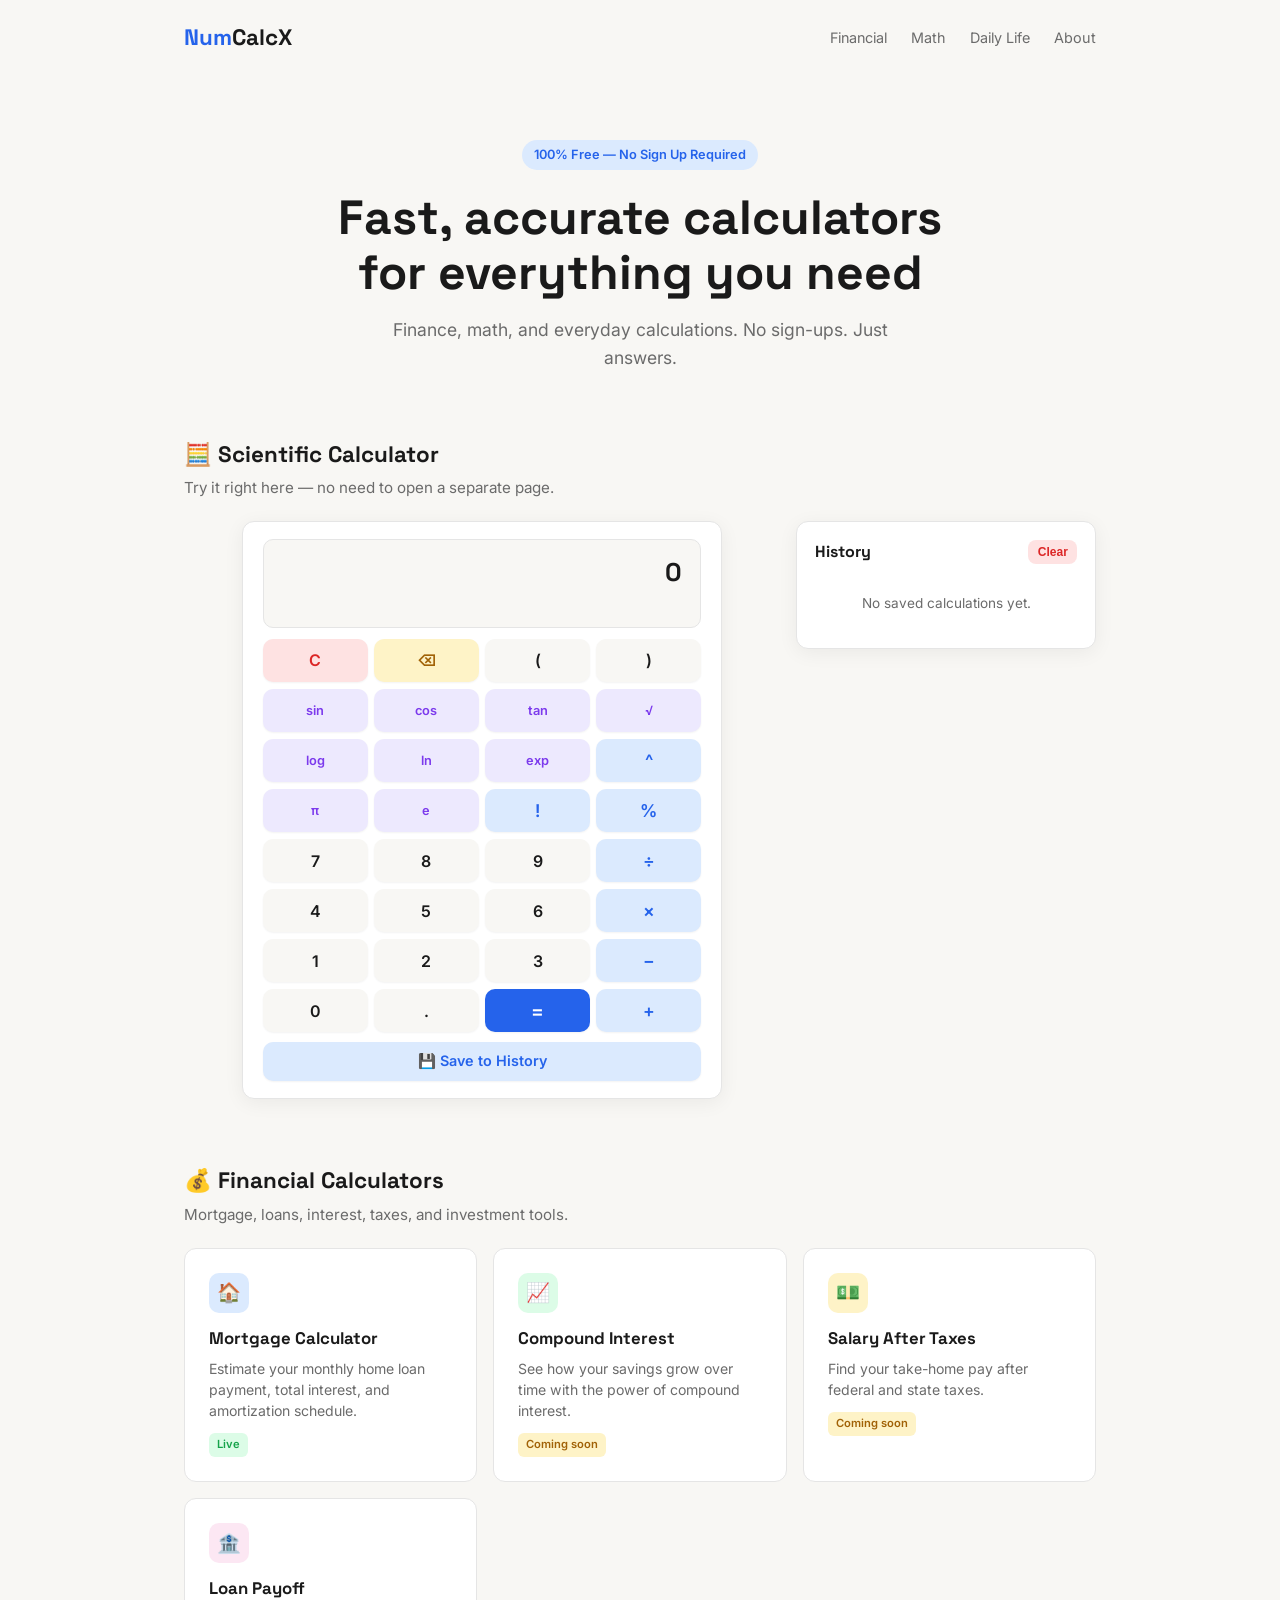
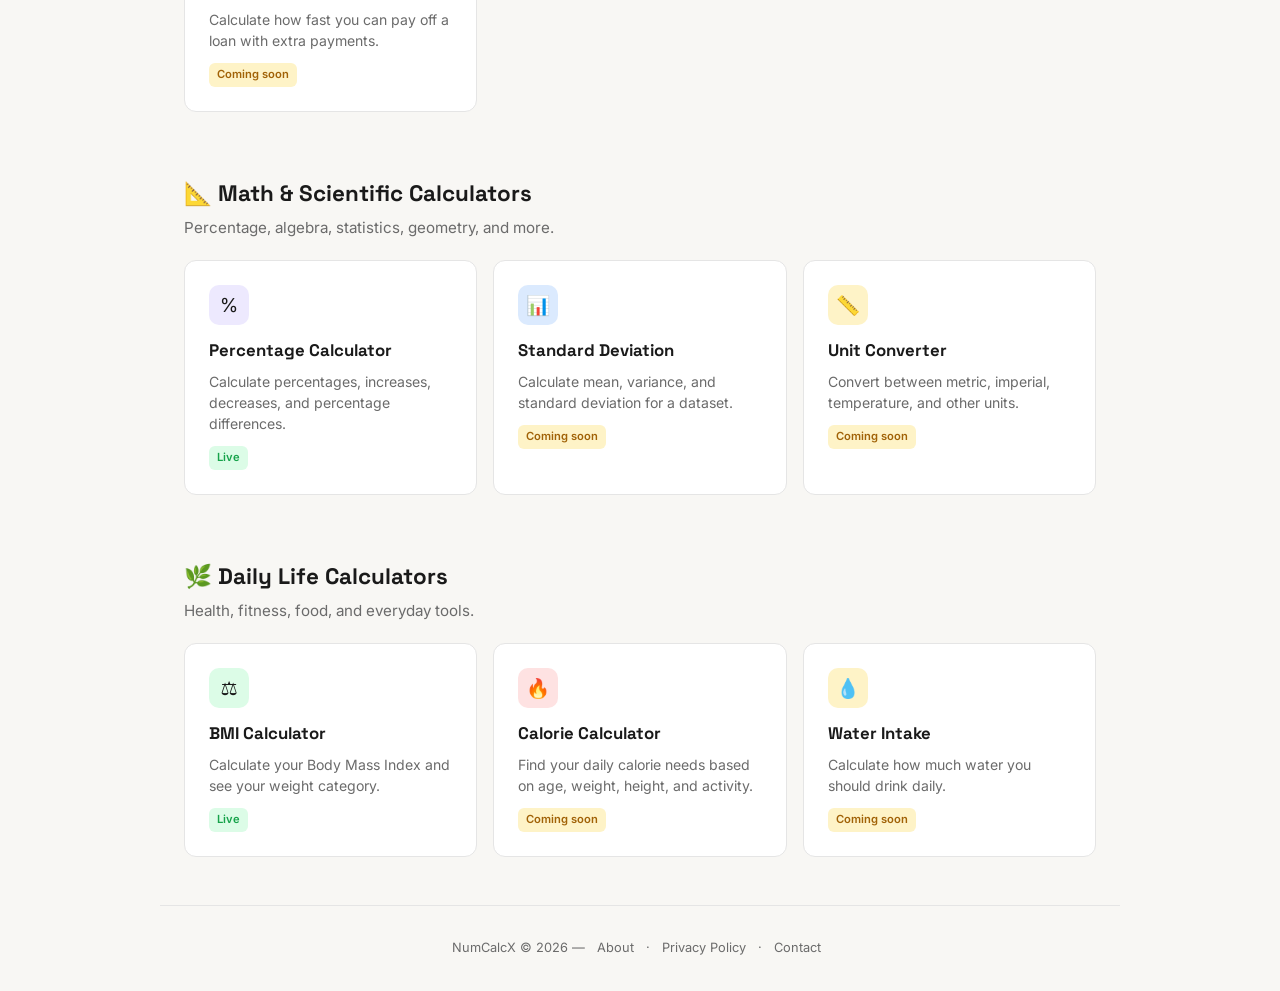
<file: index.html>
<!DOCTYPE html>
<html lang="en">
<head>
  <meta charset="UTF-8">
  <meta name="viewport" content="width=device-width, initial-scale=1.0">
  <title>NumCalcX — Free Online Calculators for Finance, Math & Daily Life</title>
  <meta name="description" content="Free online calculators for finance, math, and daily life. Mortgage calculator, compound interest, BMI, calorie counter, percentage calculator and more.">
  <link rel="canonical" href="https://numcalcx.com/">
  <link rel="stylesheet" href="css/styles.css">
</head>
<body>

  <nav>
    <a href="/" class="logo">Num<span>CalcX</span></a>
    <div class="nav-links">
      <a href="#financial">Financial</a>
      <a href="#math">Math</a>
      <a href="#daily">Daily Life</a>
      <a href="about.html">About</a>
    </div>
  </nav>

  <section class="hero">
    <div class="badge">100% Free — No Sign Up Required</div>
    <h1>Fast, accurate calculators<br>for everything you need</h1>
    <p>Finance, math, and everyday calculations. No sign-ups. Just answers.</p>
  </section>

  <!-- ═══════════════════════════════════
       SCIENTIFIC CALCULATOR (HOME)
       ═══════════════════════════════════ -->
  <section class="section" id="calculator">
    <h2 class="section-title">🧮 Scientific Calculator</h2>
    <p class="section-subtitle">Try it right here — no need to open a separate page.</p>

    <div class="sci-calc-layout">
      <div class="sci-calc" id="sciCalc">
        <div class="sci-calc-display">
          <div class="sci-calc-expr" id="sciExpr" aria-live="polite">0</div>
          <div class="sci-calc-preview" id="sciPreview">&nbsp;</div>
        </div>

        <div class="sci-calc-grid">
          <button type="button" class="sci-btn sci-btn--clear" data-action="clear" aria-label="Clear">C</button>
          <button type="button" class="sci-btn sci-btn--del" data-action="backspace" aria-label="Backspace">⌫</button>
          <button type="button" class="sci-btn" data-value="(" aria-label="Open parenthesis">(</button>
          <button type="button" class="sci-btn" data-value=")" aria-label="Close parenthesis">)</button>

          <button type="button" class="sci-btn sci-btn--func" data-value="sin(" aria-label="Sine">sin</button>
          <button type="button" class="sci-btn sci-btn--func" data-value="cos(" aria-label="Cosine">cos</button>
          <button type="button" class="sci-btn sci-btn--func" data-value="tan(" aria-label="Tangent">tan</button>
          <button type="button" class="sci-btn sci-btn--func" data-value="√(" aria-label="Square root">√</button>

          <button type="button" class="sci-btn sci-btn--func" data-value="log(" aria-label="Base 10 logarithm">log</button>
          <button type="button" class="sci-btn sci-btn--func" data-value="ln(" aria-label="Natural logarithm">ln</button>
          <button type="button" class="sci-btn sci-btn--func" data-value="exp(" aria-label="Exponential">exp</button>
          <button type="button" class="sci-btn sci-btn--op" data-value="^" aria-label="Power">^</button>

          <button type="button" class="sci-btn sci-btn--func" data-value="π" aria-label="Pi">π</button>
          <button type="button" class="sci-btn sci-btn--func" data-value="e" aria-label="Euler's number">e</button>
          <button type="button" class="sci-btn sci-btn--op" data-value="!" aria-label="Factorial">!</button>
          <button type="button" class="sci-btn sci-btn--op" data-value="%" aria-label="Percent / modulo">%</button>

          <button type="button" class="sci-btn" data-value="7">7</button>
          <button type="button" class="sci-btn" data-value="8">8</button>
          <button type="button" class="sci-btn" data-value="9">9</button>
          <button type="button" class="sci-btn sci-btn--op" data-value="÷" aria-label="Divide">÷</button>

          <button type="button" class="sci-btn" data-value="4">4</button>
          <button type="button" class="sci-btn" data-value="5">5</button>
          <button type="button" class="sci-btn" data-value="6">6</button>
          <button type="button" class="sci-btn sci-btn--op" data-value="×" aria-label="Multiply">×</button>

          <button type="button" class="sci-btn" data-value="1">1</button>
          <button type="button" class="sci-btn" data-value="2">2</button>
          <button type="button" class="sci-btn" data-value="3">3</button>
          <button type="button" class="sci-btn sci-btn--op" data-value="-" aria-label="Subtract">−</button>

          <button type="button" class="sci-btn" data-value="0">0</button>
          <button type="button" class="sci-btn" data-value="." aria-label="Decimal point">.</button>
          <button type="button" class="sci-btn sci-btn--equals" data-action="equals" aria-label="Equals">=</button>
          <button type="button" class="sci-btn sci-btn--op" data-value="+" aria-label="Add">+</button>
        </div>

        <button type="button" class="sci-calc-save-btn" id="sciSaveBtn" aria-label="Save current calculation to history">💾 Save to History</button>
      </div>

      <aside class="sci-history" id="sciHistory" aria-label="Calculation history">
        <div class="sci-history-header">
          <h3>History</h3>
          <button type="button" class="sci-history-clear" id="sciHistoryClear" aria-label="Clear all history">Clear</button>
        </div>
        <ul class="sci-history-list" id="sciHistoryList"></ul>
        <p class="sci-history-empty" id="sciHistoryEmpty">No saved calculations yet.</p>
      </aside>
    </div>
  </section>

  <!-- ═══════════════════════════════════
       FINANCIAL CALCULATORS
       ═══════════════════════════════════ -->
  <section id="financial" class="section">
    <h2 class="section-title">💰 Financial Calculators</h2>
    <p class="section-subtitle">Mortgage, loans, interest, taxes, and investment tools.</p>
    <div class="grid">

      <a href="calculators/financial/mortgage-calculator.html" class="card">
        <div class="card-icon" style="background:#dbeafe;">🏠</div>
        <h3>Mortgage Calculator</h3>
        <p>Estimate your monthly home loan payment, total interest, and amortization schedule.</p>
        <span class="tag tag-live">Live</span>
      </a>

      <!-- ══ COPIA ESTE BLOQUE PARA AGREGAR MÁS ══ -->
      <a href="#" class="card">
        <div class="card-icon" style="background:#dcfce7;">📈</div>
        <h3>Compound Interest</h3>
        <p>See how your savings grow over time with the power of compound interest.</p>
        <span class="tag tag-soon">Coming soon</span>
      </a>

      <a href="#" class="card">
        <div class="card-icon" style="background:#fef3c7;">💵</div>
        <h3>Salary After Taxes</h3>
        <p>Find your take-home pay after federal and state taxes.</p>
        <span class="tag tag-soon">Coming soon</span>
      </a>

      <a href="#" class="card">
        <div class="card-icon" style="background:#fce7f3;">🏦</div>
        <h3>Loan Payoff</h3>
        <p>Calculate how fast you can pay off a loan with extra payments.</p>
        <span class="tag tag-soon">Coming soon</span>
      </a>

    </div>
  </section>

  <!-- ═══════════════════════════════════
       MATH / SCIENTIFIC CALCULATORS
       ═══════════════════════════════════ -->
  <section id="math" class="section">
    <h2 class="section-title">📐 Math & Scientific Calculators</h2>
    <p class="section-subtitle">Percentage, algebra, statistics, geometry, and more.</p>
    <div class="grid">

      <a href="calculators/math/percentage-calculator.html" class="card">
        <div class="card-icon" style="background:#ede9fe;">%</div>
        <h3>Percentage Calculator</h3>
        <p>Calculate percentages, increases, decreases, and percentage differences.</p>
        <span class="tag tag-live">Live</span>
      </a>

      <a href="#" class="card">
        <div class="card-icon" style="background:#dbeafe;">📊</div>
        <h3>Standard Deviation</h3>
        <p>Calculate mean, variance, and standard deviation for a dataset.</p>
        <span class="tag tag-soon">Coming soon</span>
      </a>

      <a href="#" class="card">
        <div class="card-icon" style="background:#fef3c7;">📏</div>
        <h3>Unit Converter</h3>
        <p>Convert between metric, imperial, temperature, and other units.</p>
        <span class="tag tag-soon">Coming soon</span>
      </a>

    </div>
  </section>

  <!-- ═══════════════════════════════════
       DAILY LIFE CALCULATORS
       ═══════════════════════════════════ -->
  <section id="daily" class="section">
    <h2 class="section-title">🌿 Daily Life Calculators</h2>
    <p class="section-subtitle">Health, fitness, food, and everyday tools.</p>
    <div class="grid">

      <a href="calculators/daily/bmi-calculator.html" class="card">
        <div class="card-icon" style="background:#dcfce7;">⚖️</div>
        <h3>BMI Calculator</h3>
        <p>Calculate your Body Mass Index and see your weight category.</p>
        <span class="tag tag-live">Live</span>
      </a>

      <a href="#" class="card">
        <div class="card-icon" style="background:#fee2e2;">🔥</div>
        <h3>Calorie Calculator</h3>
        <p>Find your daily calorie needs based on age, weight, height, and activity.</p>
        <span class="tag tag-soon">Coming soon</span>
      </a>

      <a href="#" class="card">
        <div class="card-icon" style="background:#fef3c7;">💧</div>
        <h3>Water Intake</h3>
        <p>Calculate how much water you should drink daily.</p>
        <span class="tag tag-soon">Coming soon</span>
      </a>

    </div>
  </section>

  <footer>
    <p>NumCalcX © 2026 — <a href="about.html">About</a> · <a href="privacy.html">Privacy Policy</a> · <a href="contact.html">Contact</a></p>
  </footer>

  <script src="js/scientific-calculator.js"></script>

  <!-- Cloudflare Web Analytics -->
  <script type='module' src='https://static.cloudflareinsights.com/beacon.min.js' data-cf-beacon='{"token": "786a42c007de480bbeeb7cb9413382cb"}'></script>
  <!-- End Cloudflare Web Analytics -->
</body>
</html>
</file>
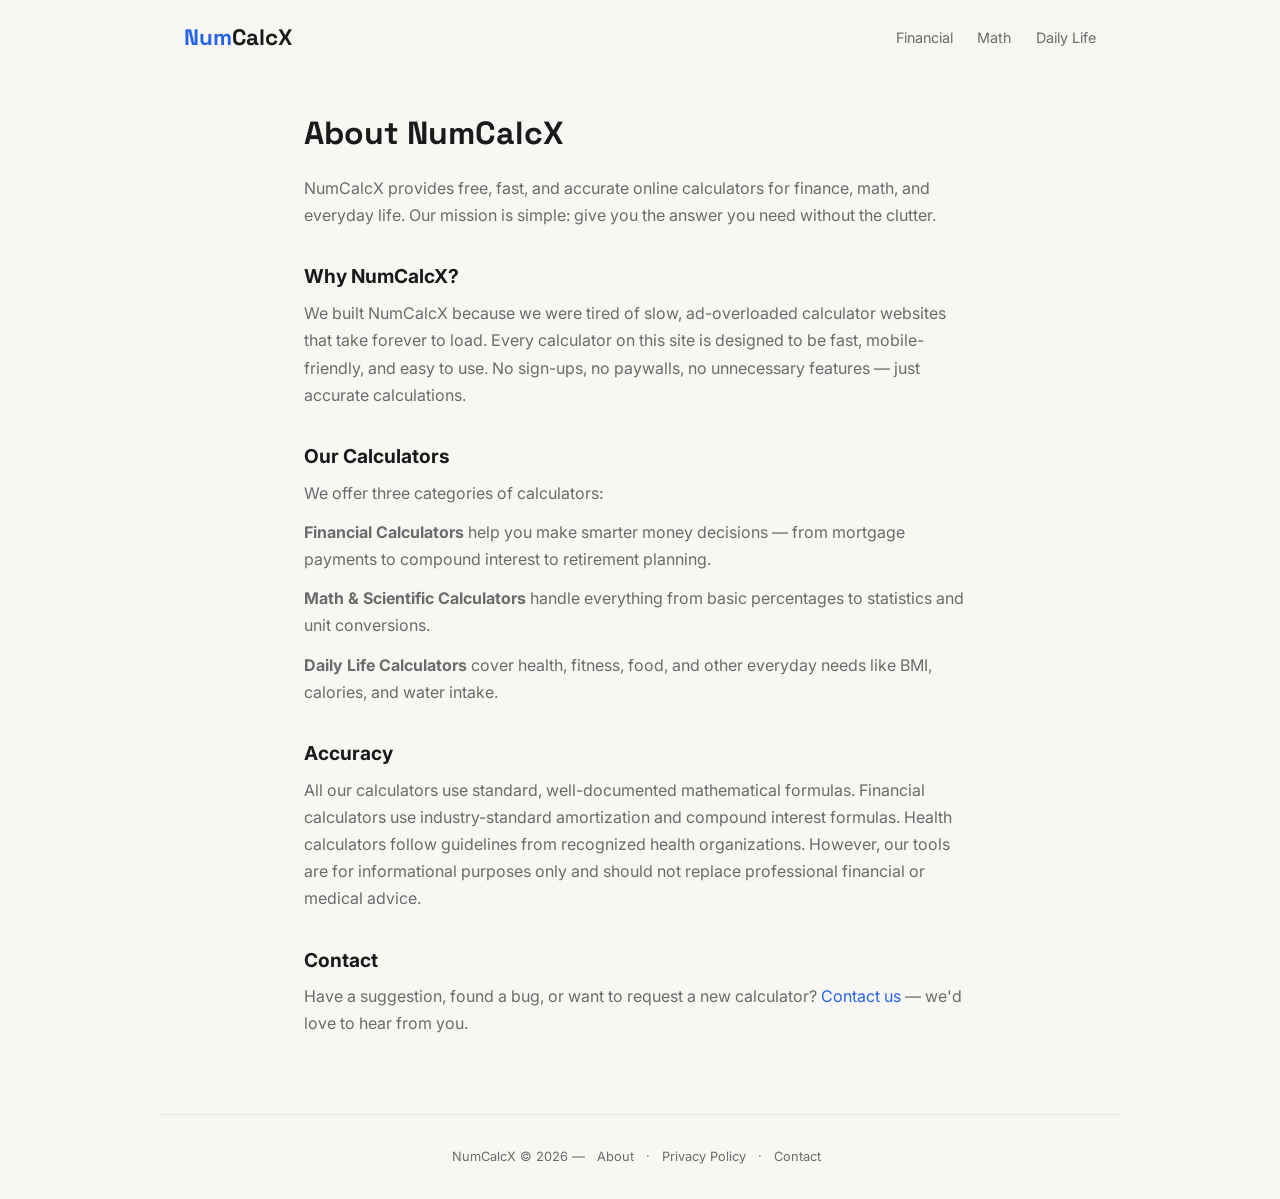
<file: about.html>
<!DOCTYPE html>
<html lang="en">
<head>
  <meta charset="UTF-8">
  <meta name="viewport" content="width=device-width, initial-scale=1.0">
  <title>About — NumCalcX</title>
  <meta name="description" content="About NumCalcX — free online calculators for finance, math, and daily life.">
  <link rel="stylesheet" href="css/styles.css">
</head>
<body>
  <nav>
    <a href="/" class="logo">Num<span>CalcX</span></a>
    <div class="nav-links">
      <a href="/#financial">Financial</a>
      <a href="/#math">Math</a>
      <a href="/#daily">Daily Life</a>
    </div>
  </nav>

  <div class="text-page">
    <h1>About NumCalcX</h1>
    <p>NumCalcX provides free, fast, and accurate online calculators for finance, math, and everyday life. Our mission is simple: give you the answer you need without the clutter.</p>

    <h2>Why NumCalcX?</h2>
    <p>We built NumCalcX because we were tired of slow, ad-overloaded calculator websites that take forever to load. Every calculator on this site is designed to be fast, mobile-friendly, and easy to use. No sign-ups, no paywalls, no unnecessary features — just accurate calculations.</p>

    <h2>Our Calculators</h2>
    <p>We offer three categories of calculators:</p>
    <p><strong>Financial Calculators</strong> help you make smarter money decisions — from mortgage payments to compound interest to retirement planning.</p>
    <p><strong>Math & Scientific Calculators</strong> handle everything from basic percentages to statistics and unit conversions.</p>
    <p><strong>Daily Life Calculators</strong> cover health, fitness, food, and other everyday needs like BMI, calories, and water intake.</p>

    <h2>Accuracy</h2>
    <p>All our calculators use standard, well-documented mathematical formulas. Financial calculators use industry-standard amortization and compound interest formulas. Health calculators follow guidelines from recognized health organizations. However, our tools are for informational purposes only and should not replace professional financial or medical advice.</p>

    <h2>Contact</h2>
    <p>Have a suggestion, found a bug, or want to request a new calculator? <a href="contact.html">Contact us</a> — we'd love to hear from you.</p>
  </div>

  <footer>
    <p>NumCalcX © 2026 — <a href="about.html">About</a> · <a href="privacy.html">Privacy Policy</a> · <a href="contact.html">Contact</a></p>
  </footer>

  <!-- Cloudflare Web Analytics -->
  <script type='module' src='https://static.cloudflareinsights.com/beacon.min.js' data-cf-beacon='{"token": "786a42c007de480bbeeb7cb9413382cb"}'></script>
</body>
</html>
</file>
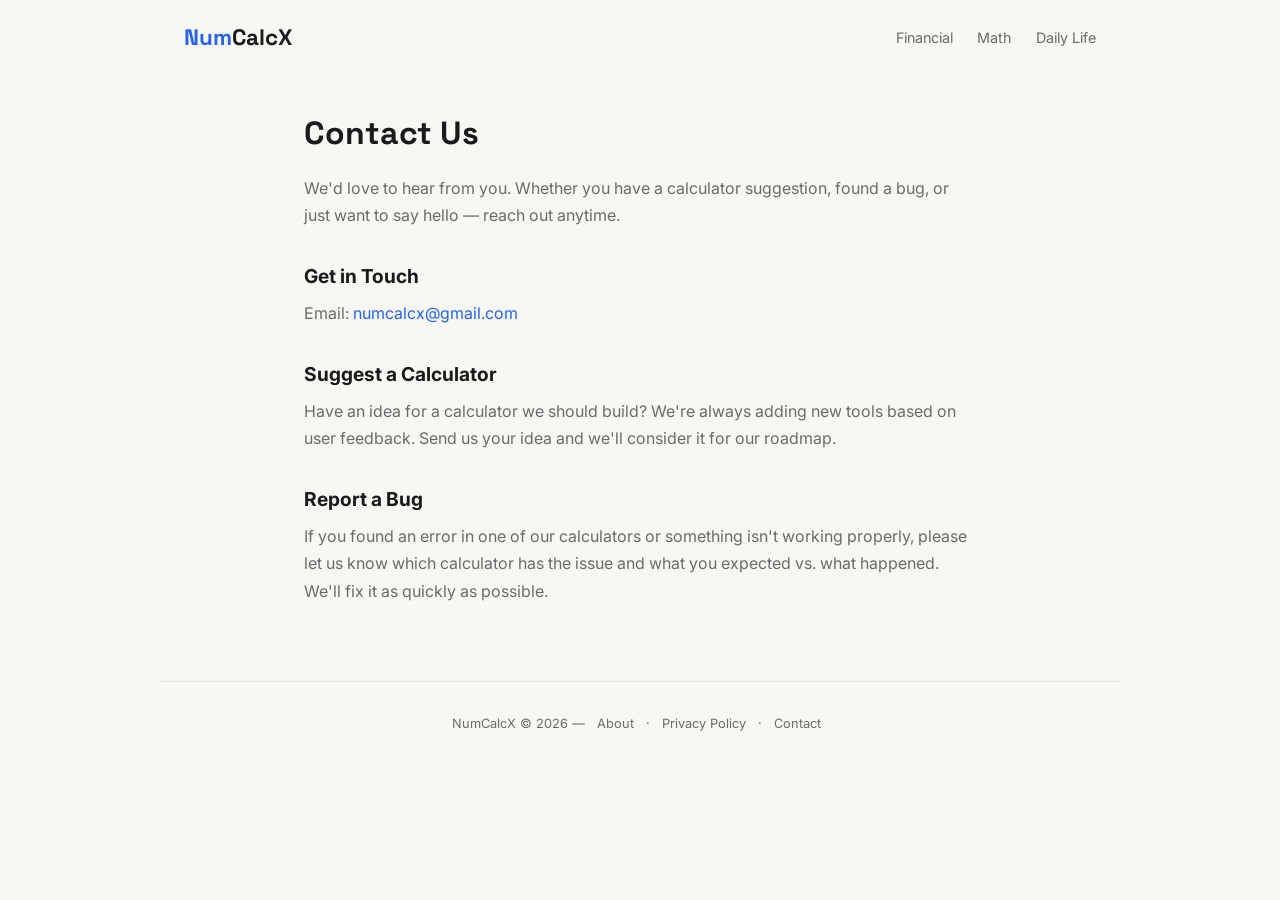
<file: contact.html>
<!DOCTYPE html>
<html lang="en">
<head>
  <meta charset="UTF-8">
  <meta name="viewport" content="width=device-width, initial-scale=1.0">
  <title>Contact — NumCalcX</title>
  <meta name="description" content="Contact NumCalcX — suggest a calculator, report a bug, or get in touch.">
  <link rel="stylesheet" href="css/styles.css">
</head>
<body>
  <nav>
    <a href="/" class="logo">Num<span>CalcX</span></a>
    <div class="nav-links">
      <a href="/#financial">Financial</a>
      <a href="/#math">Math</a>
      <a href="/#daily">Daily Life</a>
    </div>
  </nav>

  <div class="text-page">
    <h1>Contact Us</h1>
    <p>We'd love to hear from you. Whether you have a calculator suggestion, found a bug, or just want to say hello — reach out anytime.</p>

    <h2>Get in Touch</h2>
    <p>Email: <a href="mailto:numcalcx@gmail.com">numcalcx@gmail.com</a></p>

    <h2>Suggest a Calculator</h2>
    <p>Have an idea for a calculator we should build? We're always adding new tools based on user feedback. Send us your idea and we'll consider it for our roadmap.</p>

    <h2>Report a Bug</h2>
    <p>If you found an error in one of our calculators or something isn't working properly, please let us know which calculator has the issue and what you expected vs. what happened. We'll fix it as quickly as possible.</p>
  </div>

  <footer>
    <p>NumCalcX © 2026 — <a href="about.html">About</a> · <a href="privacy.html">Privacy Policy</a> · <a href="contact.html">Contact</a></p>
  </footer>

  <!-- Cloudflare Web Analytics -->
  <script type='module' src='https://static.cloudflareinsights.com/beacon.min.js' data-cf-beacon='{"token": "786a42c007de480bbeeb7cb9413382cb"}'></script>
</body>
</html>
</file>
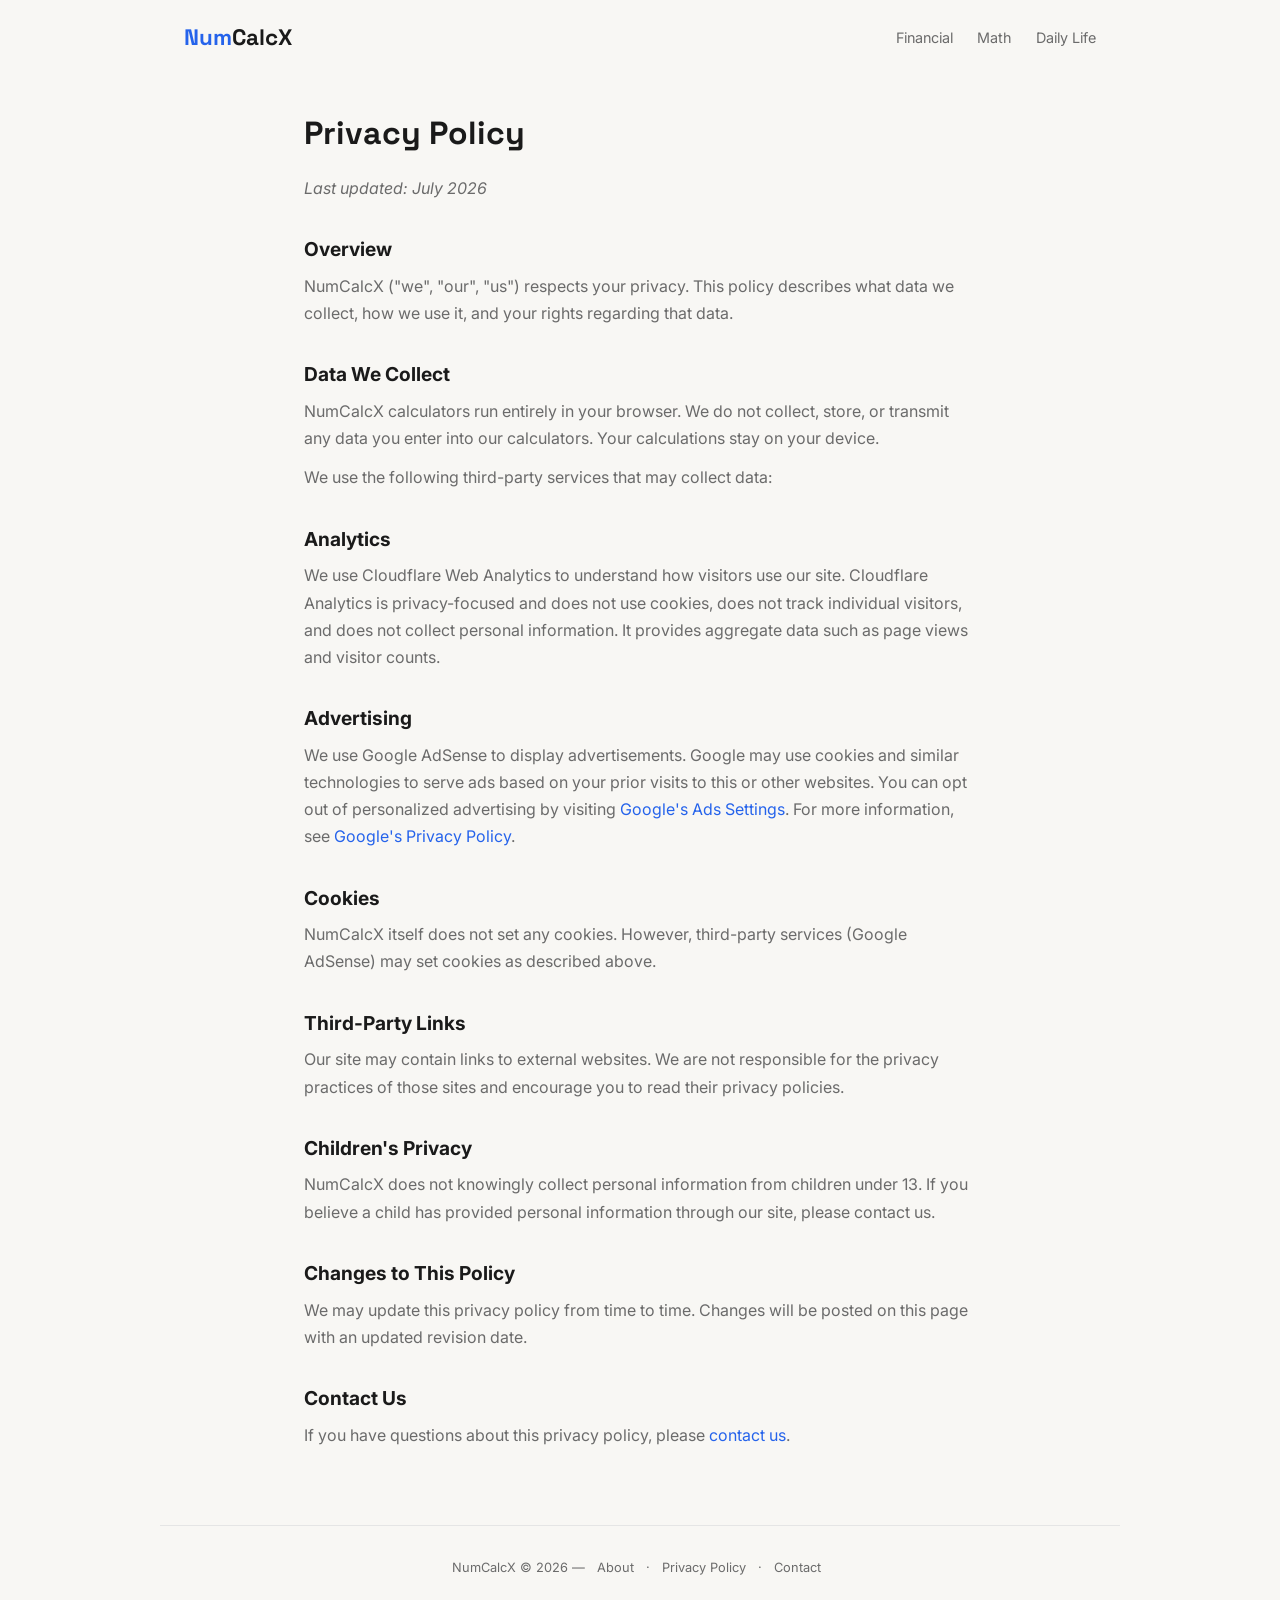
<file: privacy.html>
<!DOCTYPE html>
<html lang="en">
<head>
  <meta charset="UTF-8">
  <meta name="viewport" content="width=device-width, initial-scale=1.0">
  <title>Privacy Policy — NumCalcX</title>
  <meta name="description" content="NumCalcX privacy policy — how we handle your data and protect your privacy.">
  <link rel="stylesheet" href="css/styles.css">
</head>
<body>
  <nav>
    <a href="/" class="logo">Num<span>CalcX</span></a>
    <div class="nav-links">
      <a href="/#financial">Financial</a>
      <a href="/#math">Math</a>
      <a href="/#daily">Daily Life</a>
    </div>
  </nav>

  <div class="text-page">
    <h1>Privacy Policy</h1>
    <p><em>Last updated: July 2026</em></p>

    <h2>Overview</h2>
    <p>NumCalcX ("we", "our", "us") respects your privacy. This policy describes what data we collect, how we use it, and your rights regarding that data.</p>

    <h2>Data We Collect</h2>
    <p>NumCalcX calculators run entirely in your browser. We do not collect, store, or transmit any data you enter into our calculators. Your calculations stay on your device.</p>
    <p>We use the following third-party services that may collect data:</p>

    <h2>Analytics</h2>
    <p>We use Cloudflare Web Analytics to understand how visitors use our site. Cloudflare Analytics is privacy-focused and does not use cookies, does not track individual visitors, and does not collect personal information. It provides aggregate data such as page views and visitor counts.</p>

    <h2>Advertising</h2>
    <p>We use Google AdSense to display advertisements. Google may use cookies and similar technologies to serve ads based on your prior visits to this or other websites. You can opt out of personalized advertising by visiting <a href="https://www.google.com/settings/ads" target="_blank" rel="noopener">Google's Ads Settings</a>. For more information, see <a href="https://policies.google.com/privacy" target="_blank" rel="noopener">Google's Privacy Policy</a>.</p>

    <h2>Cookies</h2>
    <p>NumCalcX itself does not set any cookies. However, third-party services (Google AdSense) may set cookies as described above.</p>

    <h2>Third-Party Links</h2>
    <p>Our site may contain links to external websites. We are not responsible for the privacy practices of those sites and encourage you to read their privacy policies.</p>

    <h2>Children's Privacy</h2>
    <p>NumCalcX does not knowingly collect personal information from children under 13. If you believe a child has provided personal information through our site, please contact us.</p>

    <h2>Changes to This Policy</h2>
    <p>We may update this privacy policy from time to time. Changes will be posted on this page with an updated revision date.</p>

    <h2>Contact Us</h2>
    <p>If you have questions about this privacy policy, please <a href="contact.html">contact us</a>.</p>
  </div>

  <footer>
    <p>NumCalcX © 2026 — <a href="about.html">About</a> · <a href="privacy.html">Privacy Policy</a> · <a href="contact.html">Contact</a></p>
  </footer>

  <!-- Cloudflare Web Analytics -->
  <script type='module' src='https://static.cloudflareinsights.com/beacon.min.js' data-cf-beacon='{"token": "786a42c007de480bbeeb7cb9413382cb"}'></script>
</body>
</html>
</file>
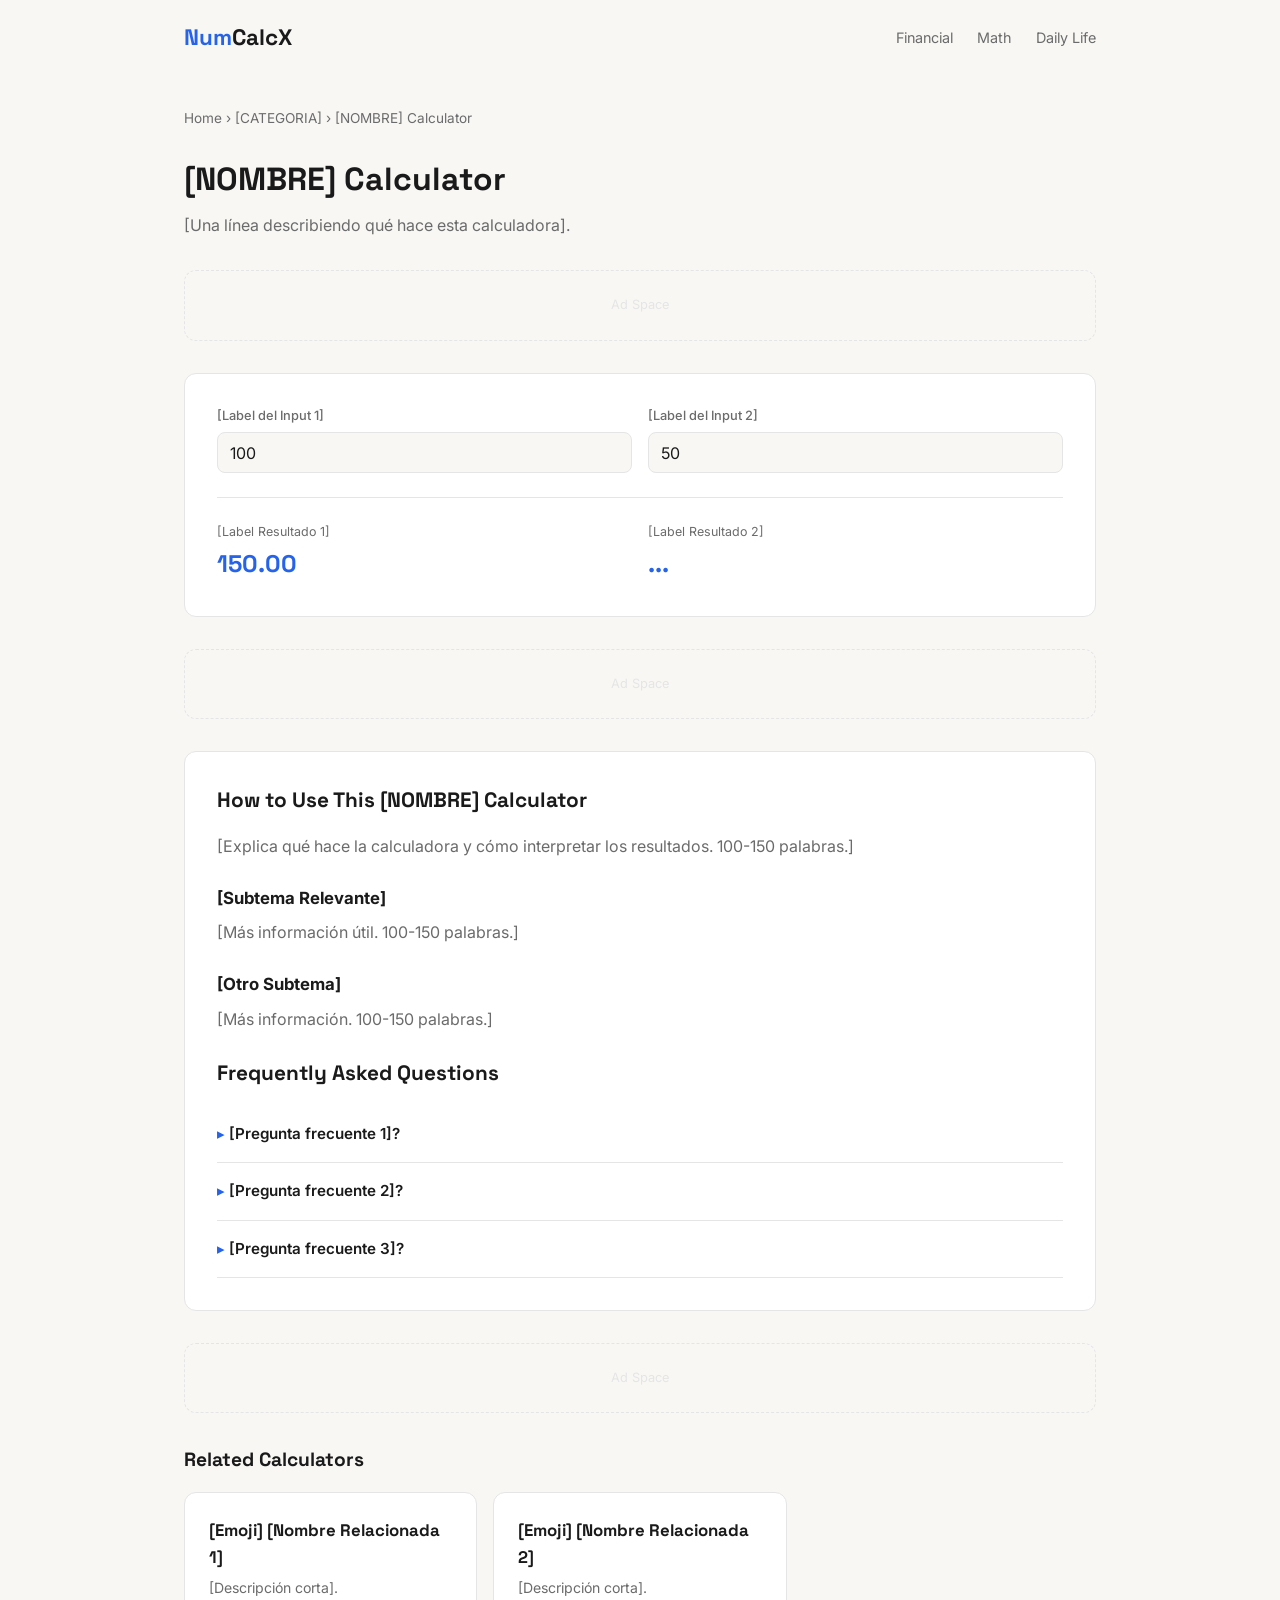
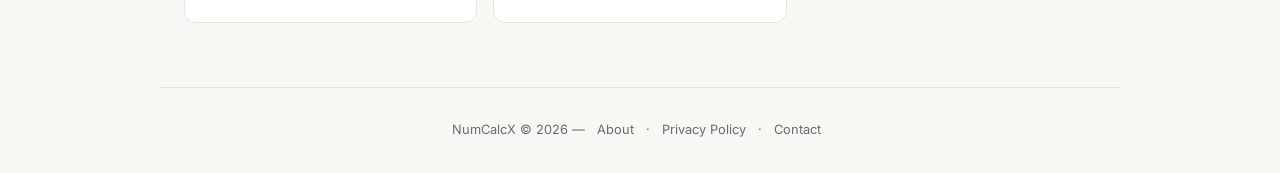
<file: calculators/TEMPLATE.html>
<!--
  ═══════════════════════════════════════════════════════
  TEMPLATE PARA NUEVA CALCULADORA
  ═══════════════════════════════════════════════════════

  INSTRUCCIONES:
  1. Copia este archivo a la carpeta correcta:
     - calculators/financial/  → para financieras
     - calculators/math/       → para matemáticas
     - calculators/daily/      → para vida diaria

  2. Renómbralo con el nombre de la calculadora:
     Ej: compound-interest-calculator.html

  3. Reemplaza TODO lo que diga [PLACEHOLDER] con tu contenido

  4. Escribe la lógica de cálculo en el <script> del final

  5. Agrega la card en index.html apuntando a este archivo
     y cambia el tag de "Coming soon" a "Live"

  6. Sube a GitHub:
     git add .
     git commit -m "add [nombre] calculator"
     git push
  ═══════════════════════════════════════════════════════
-->
<!DOCTYPE html>
<html lang="en">
<head>
  <meta charset="UTF-8">
  <meta name="viewport" content="width=device-width, initial-scale=1.0">
  <title>[NOMBRE] Calculator — [DESCRIPCIÓN CORTA] | NumCalcX</title>
  <meta name="description" content="Free [NOMBRE] calculator. [DESCRIPCIÓN DE 150-160 CARACTERES PARA GOOGLE].">
  <link rel="canonical" href="https://numcalcx.com/calculators/[CATEGORIA]/[NOMBRE]-calculator.html">
  <link rel="stylesheet" href="../../css/styles.css">
</head>
<body>

  <nav>
    <a href="../../" class="logo">Num<span>CalcX</span></a>
    <div class="nav-links">
      <a href="../../#financial">Financial</a>
      <a href="../../#math">Math</a>
      <a href="../../#daily">Daily Life</a>
    </div>
  </nav>

  <div class="calc-page">

    <div class="breadcrumb">
      <a href="../../">Home</a> › <a href="../../#[CATEGORIA]">[CATEGORIA]</a> › [NOMBRE] Calculator
    </div>

    <h1>[NOMBRE] Calculator</h1>
    <p class="subtitle">[Una línea describiendo qué hace esta calculadora].</p>

    <div class="ad-slot">Ad Space</div>

    <!-- ═══ TU CALCULADORA ═══ -->
    <div class="calc-box">
      <div class="calc-inputs">
        <!--
          AGREGA TUS INPUTS ACÁ.
          Cada input necesita un id único para leerlo con val('id')
          Ejemplo:
        -->
        <div class="input-group">
          <label for="input1">[Label del Input 1]</label>
          <input type="number" id="input1" value="100">
        </div>
        <div class="input-group">
          <label for="input2">[Label del Input 2]</label>
          <input type="number" id="input2" value="50">
        </div>
        <!--
          Para un dropdown/select:
          <div class="input-group">
            <label for="input3">[Label]</label>
            <select id="input3">
              <option value="a">Opción A</option>
              <option value="b">Opción B</option>
            </select>
          </div>
        -->
      </div>

      <div class="results">
        <!--
          AGREGA TUS RESULTADOS ACÁ.
          Cada resultado necesita un id para escribirlo con out('id', valor)
        -->
        <div class="result-item">
          <span>[Label Resultado 1]</span>
          <strong id="result1">—</strong>
        </div>
        <div class="result-item">
          <span>[Label Resultado 2]</span>
          <strong id="result2">—</strong>
        </div>
      </div>
    </div>

    <div class="ad-slot">Ad Space</div>

    <!-- ═══ CONTENIDO SEO (300-500 palabras mínimo) ═══ -->
    <div class="seo-content">
      <h2>How to Use This [NOMBRE] Calculator</h2>
      <p>[Explica qué hace la calculadora y cómo interpretar los resultados. 100-150 palabras.]</p>

      <h3>[Subtema Relevante]</h3>
      <p>[Más información útil. 100-150 palabras.]</p>

      <h3>[Otro Subtema]</h3>
      <p>[Más información. 100-150 palabras.]</p>

      <div class="faq">
        <h2>Frequently Asked Questions</h2>
        <details>
          <summary>[Pregunta frecuente 1]?</summary>
          <p>[Respuesta clara y útil].</p>
        </details>
        <details>
          <summary>[Pregunta frecuente 2]?</summary>
          <p>[Respuesta clara y útil].</p>
        </details>
        <details>
          <summary>[Pregunta frecuente 3]?</summary>
          <p>[Respuesta clara y útil].</p>
        </details>
      </div>
    </div>

    <div class="ad-slot">Ad Space</div>

    <div class="related">
      <h2>Related Calculators</h2>
      <div class="grid">
        <a href="[LINK]" class="card">
          <h3>[Emoji] [Nombre Relacionada 1]</h3>
          <p>[Descripción corta].</p>
        </a>
        <a href="[LINK]" class="card">
          <h3>[Emoji] [Nombre Relacionada 2]</h3>
          <p>[Descripción corta].</p>
        </a>
      </div>
    </div>

  </div>

  <footer>
    <p>NumCalcX © 2026 — <a href="../../about.html">About</a> · <a href="../../privacy.html">Privacy Policy</a> · <a href="../../contact.html">Contact</a></p>
  </footer>

  <script src="../../js/common.js"></script>
  <script>
    /*
     ═══════════════════════════════════════
     TU LÓGICA DE CÁLCULO VA ACÁ

     Funciones disponibles de common.js:
     - val('id')        → obtener valor numérico de un input
     - out('id', texto) → escribir resultado en pantalla
     - fmt(numero)      → formatear como dinero: $1,234.56
     - fmtNum(n, dec)   → formatear con comas: 1,234
     - fmtPct(0.15)     → formatear como porcentaje: 15.00%
     - listen([ids], fn) → conectar inputs a función

     Ejemplo:
     ═══════════════════════════════════════
    */
    function calculate() {
      const a = val('input1');
      const b = val('input2');

      // Tu fórmula acá
      const result = a + b;

      out('result1', fmtNum(result, 2));
      out('result2', '...');
    }

    // Conectar: lista de ids de inputs, y la función
    listen(['input1', 'input2'], calculate);
  </script>

  <!-- Cloudflare Web Analytics -->
  <script type='module' src='https://static.cloudflareinsights.com/beacon.min.js' data-cf-beacon='{"token": "786a42c007de480bbeeb7cb9413382cb"}'></script>
</body>
</html>
</file>
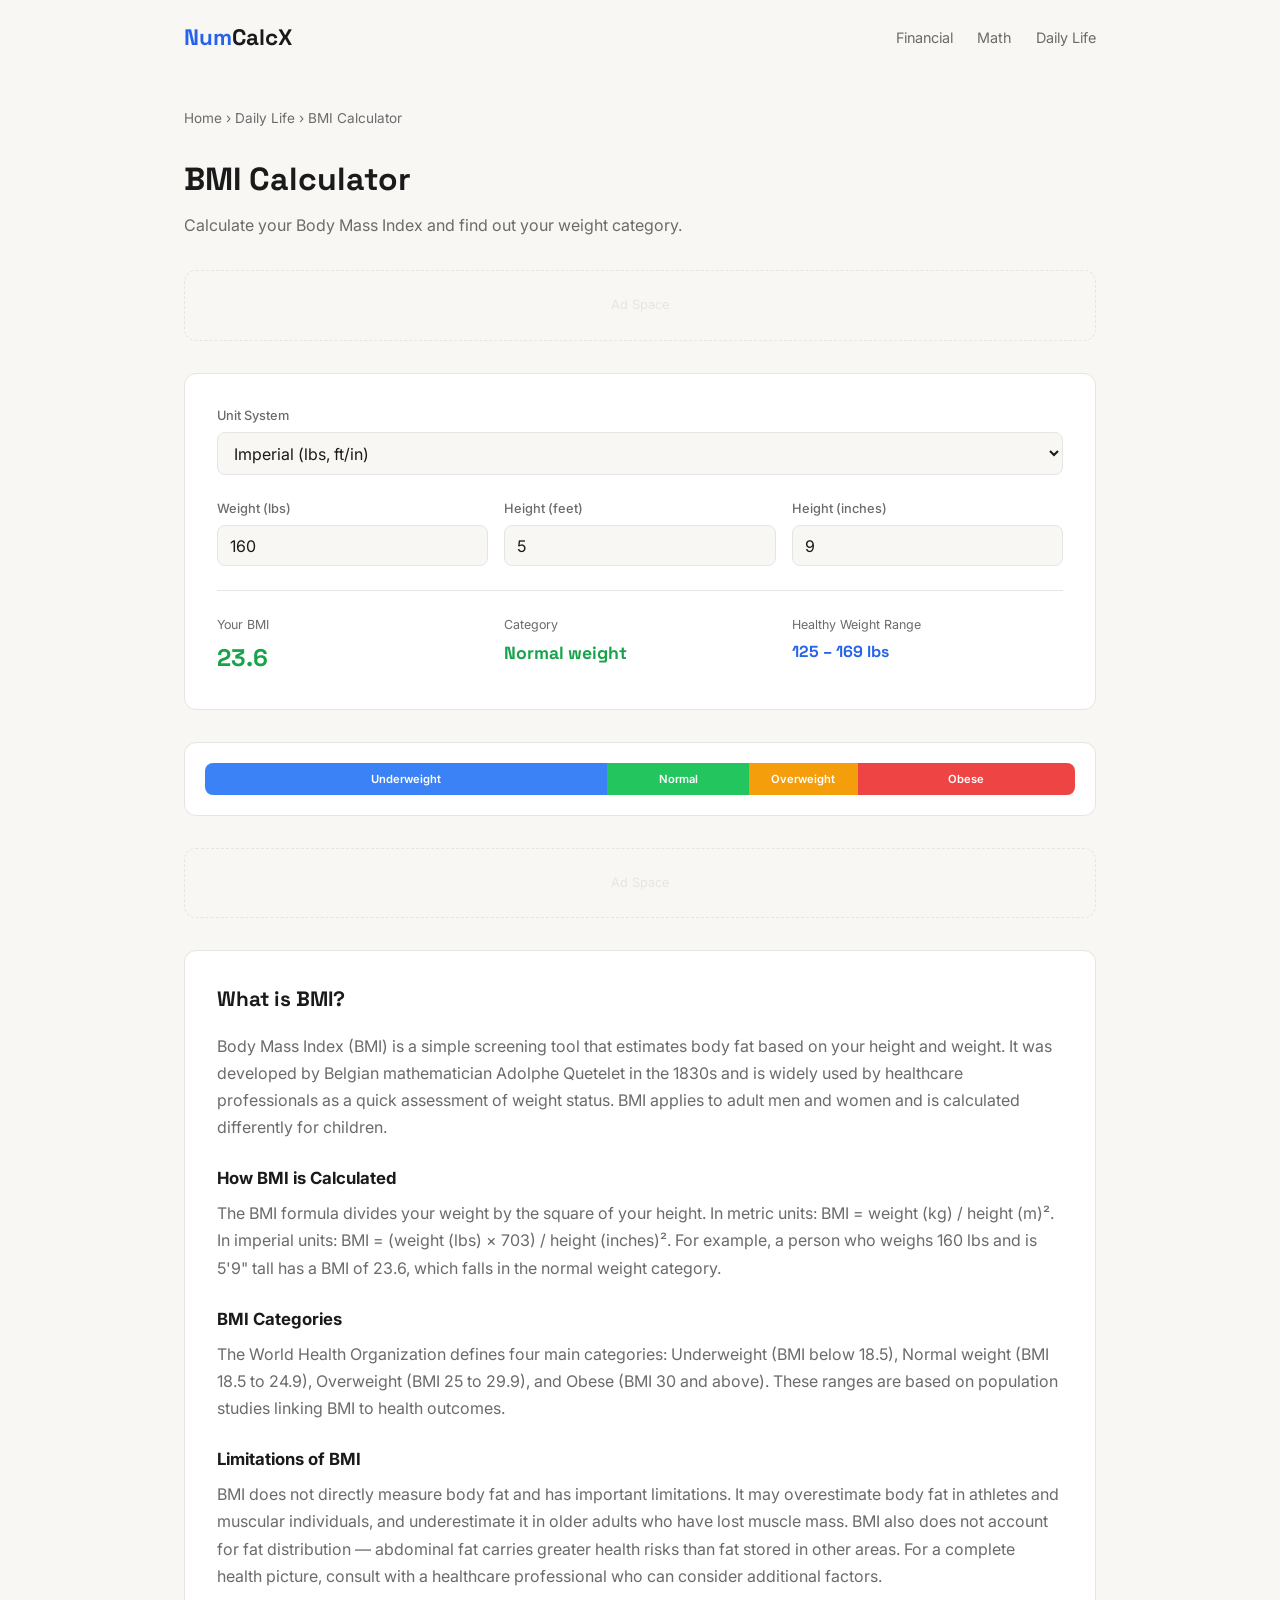
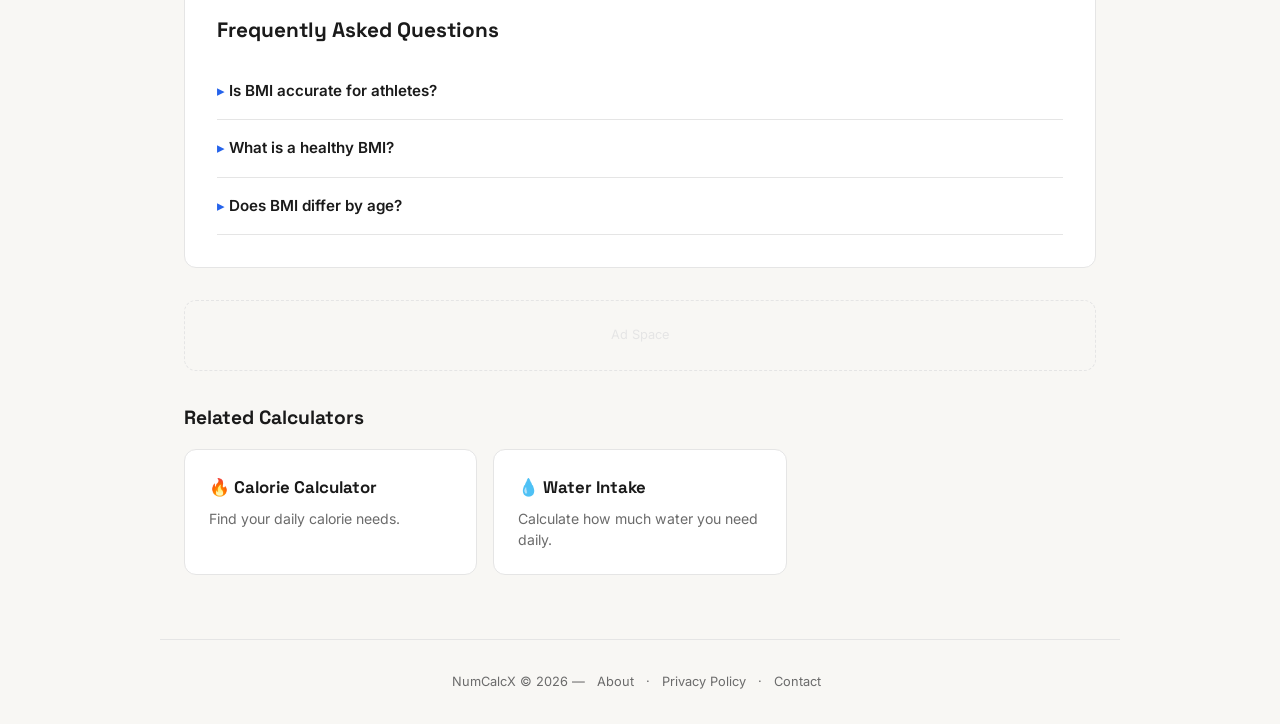
<file: calculators/daily/bmi-calculator.html>
<!DOCTYPE html>
<html lang="en">
<head>
  <meta charset="UTF-8">
  <meta name="viewport" content="width=device-width, initial-scale=1.0">
  <title>BMI Calculator — Calculate Your Body Mass Index | NumCalcX</title>
  <meta name="description" content="Free BMI calculator. Calculate your Body Mass Index using height and weight. See your BMI category and understand what it means for your health.">
  <link rel="canonical" href="https://numcalcx.com/calculators/daily/bmi-calculator.html">
  <link rel="stylesheet" href="../../css/styles.css">
</head>
<body>

  <nav>
    <a href="../../" class="logo">Num<span>CalcX</span></a>
    <div class="nav-links">
      <a href="../../#financial">Financial</a>
      <a href="../../#math">Math</a>
      <a href="../../#daily">Daily Life</a>
    </div>
  </nav>

  <div class="calc-page">

    <div class="breadcrumb">
      <a href="../../">Home</a> › <a href="../../#daily">Daily Life</a> › BMI Calculator
    </div>

    <h1>BMI Calculator</h1>
    <p class="subtitle">Calculate your Body Mass Index and find out your weight category.</p>

    <div class="ad-slot">Ad Space</div>

    <div class="calc-box">
      <div class="calc-inputs">
        <div class="input-group">
          <label for="unit">Unit System</label>
          <select id="unit">
            <option value="imperial">Imperial (lbs, ft/in)</option>
            <option value="metric">Metric (kg, cm)</option>
          </select>
        </div>
      </div>

      <!-- Imperial inputs -->
      <div class="calc-inputs" id="imperial-inputs">
        <div class="input-group">
          <label for="weight-lb">Weight (lbs)</label>
          <input type="number" id="weight-lb" value="160">
        </div>
        <div class="input-group">
          <label for="height-ft">Height (feet)</label>
          <input type="number" id="height-ft" value="5">
        </div>
        <div class="input-group">
          <label for="height-in">Height (inches)</label>
          <input type="number" id="height-in" value="9">
        </div>
      </div>

      <!-- Metric inputs (hidden by default) -->
      <div class="calc-inputs" id="metric-inputs" style="display:none;">
        <div class="input-group">
          <label for="weight-kg">Weight (kg)</label>
          <input type="number" id="weight-kg" value="72">
        </div>
        <div class="input-group">
          <label for="height-cm">Height (cm)</label>
          <input type="number" id="height-cm" value="175">
        </div>
      </div>

      <div class="results">
        <div class="result-item">
          <span>Your BMI</span>
          <strong id="bmi">—</strong>
        </div>
        <div class="result-item">
          <span>Category</span>
          <strong id="category" style="font-size:1.1rem;">—</strong>
        </div>
        <div class="result-item">
          <span>Healthy Weight Range</span>
          <strong id="healthy" style="font-size:1rem;">—</strong>
        </div>
      </div>
    </div>

    <!-- BMI scale visual -->
    <div class="calc-box" style="padding:1.25rem;">
      <div style="display:flex; border-radius:8px; overflow:hidden; height:32px; font-size:0.7rem; font-weight:600; color:white; text-align:center; line-height:32px;">
        <div style="flex:18.5; background:#3b82f6;">Underweight<br>&lt;18.5</div>
        <div style="flex:6.5; background:#22c55e;">Normal<br>18.5–24.9</div>
        <div style="flex:5; background:#f59e0b;">Overweight<br>25–29.9</div>
        <div style="flex:10; background:#ef4444;">Obese<br>30+</div>
      </div>
    </div>

    <div class="ad-slot">Ad Space</div>

    <div class="seo-content">
      <h2>What is BMI?</h2>
      <p>Body Mass Index (BMI) is a simple screening tool that estimates body fat based on your height and weight. It was developed by Belgian mathematician Adolphe Quetelet in the 1830s and is widely used by healthcare professionals as a quick assessment of weight status. BMI applies to adult men and women and is calculated differently for children.</p>

      <h3>How BMI is Calculated</h3>
      <p>The BMI formula divides your weight by the square of your height. In metric units: BMI = weight (kg) / height (m)². In imperial units: BMI = (weight (lbs) × 703) / height (inches)². For example, a person who weighs 160 lbs and is 5'9" tall has a BMI of 23.6, which falls in the normal weight category.</p>

      <h3>BMI Categories</h3>
      <p>The World Health Organization defines four main categories: Underweight (BMI below 18.5), Normal weight (BMI 18.5 to 24.9), Overweight (BMI 25 to 29.9), and Obese (BMI 30 and above). These ranges are based on population studies linking BMI to health outcomes.</p>

      <h3>Limitations of BMI</h3>
      <p>BMI does not directly measure body fat and has important limitations. It may overestimate body fat in athletes and muscular individuals, and underestimate it in older adults who have lost muscle mass. BMI also does not account for fat distribution — abdominal fat carries greater health risks than fat stored in other areas. For a complete health picture, consult with a healthcare professional who can consider additional factors.</p>

      <div class="faq">
        <h2>Frequently Asked Questions</h2>
        <details>
          <summary>Is BMI accurate for athletes?</summary>
          <p>BMI can be misleading for athletes and very muscular people. Muscle weighs more than fat, so a fit athlete might have a "overweight" BMI despite having low body fat. Waist circumference or body fat percentage measurements may be more useful in these cases.</p>
        </details>
        <details>
          <summary>What is a healthy BMI?</summary>
          <p>A BMI between 18.5 and 24.9 is generally considered healthy for adults. However, "healthy" depends on many factors beyond BMI, including muscle mass, bone density, age, sex, and overall fitness level.</p>
        </details>
        <details>
          <summary>Does BMI differ by age?</summary>
          <p>For adults 20 and older, BMI categories are the same regardless of age. For children and teens (ages 2-19), BMI is interpreted using age- and sex-specific percentile charts because body composition changes as children grow.</p>
        </details>
      </div>
    </div>

    <div class="ad-slot">Ad Space</div>

    <div class="related">
      <h2>Related Calculators</h2>
      <div class="grid">
        <a href="#" class="card">
          <h3>🔥 Calorie Calculator</h3>
          <p>Find your daily calorie needs.</p>
        </a>
        <a href="#" class="card">
          <h3>💧 Water Intake</h3>
          <p>Calculate how much water you need daily.</p>
        </a>
      </div>
    </div>

  </div>

  <footer>
    <p>NumCalcX © 2026 — <a href="../../about.html">About</a> · <a href="../../privacy.html">Privacy Policy</a> · <a href="../../contact.html">Contact</a></p>
  </footer>

  <script src="../../js/common.js"></script>
  <script>
    // Toggle unit system
    document.getElementById('unit').addEventListener('change', function() {
      const isMetric = this.value === 'metric';
      document.getElementById('imperial-inputs').style.display = isMetric ? 'none' : 'grid';
      document.getElementById('metric-inputs').style.display = isMetric ? 'grid' : 'none';
      calcBMI();
    });

    function calcBMI() {
      const isMetric = document.getElementById('unit').value === 'metric';
      let bmi, heightM;

      if (isMetric) {
        const kg = val('weight-kg');
        const cm = val('height-cm');
        if (kg <= 0 || cm <= 0) return;
        heightM = cm / 100;
        bmi = kg / (heightM * heightM);
      } else {
        const lbs = val('weight-lb');
        const ft = val('height-ft');
        const inches = val('height-in');
        const totalInches = ft * 12 + inches;
        if (lbs <= 0 || totalInches <= 0) return;
        bmi = (lbs * 703) / (totalInches * totalInches);
        heightM = totalInches * 0.0254;
      }

      // Category
      let category, color;
      if (bmi < 18.5) { category = 'Underweight'; color = 'var(--accent)'; }
      else if (bmi < 25) { category = 'Normal weight'; color = 'var(--green)'; }
      else if (bmi < 30) { category = 'Overweight'; color = 'var(--yellow)'; }
      else { category = 'Obese'; color = 'var(--red)'; }

      // Healthy weight range
      const lowKg = 18.5 * heightM * heightM;
      const highKg = 24.9 * heightM * heightM;

      out('bmi', bmi.toFixed(1));
      document.getElementById('bmi').style.color = color;
      out('category', category);
      document.getElementById('category').style.color = color;

      if (isMetric) {
        out('healthy', lowKg.toFixed(1) + ' – ' + highKg.toFixed(1) + ' kg');
      } else {
        out('healthy', (lowKg * 2.205).toFixed(0) + ' – ' + (highKg * 2.205).toFixed(0) + ' lbs');
      }
    }

    listen(['weight-lb', 'height-ft', 'height-in', 'weight-kg', 'height-cm'], calcBMI);
  </script>

  <!-- Cloudflare Web Analytics -->
  <script type='module' src='https://static.cloudflareinsights.com/beacon.min.js' data-cf-beacon='{"token": "786a42c007de480bbeeb7cb9413382cb"}'></script>
</body>
</html>
</file>
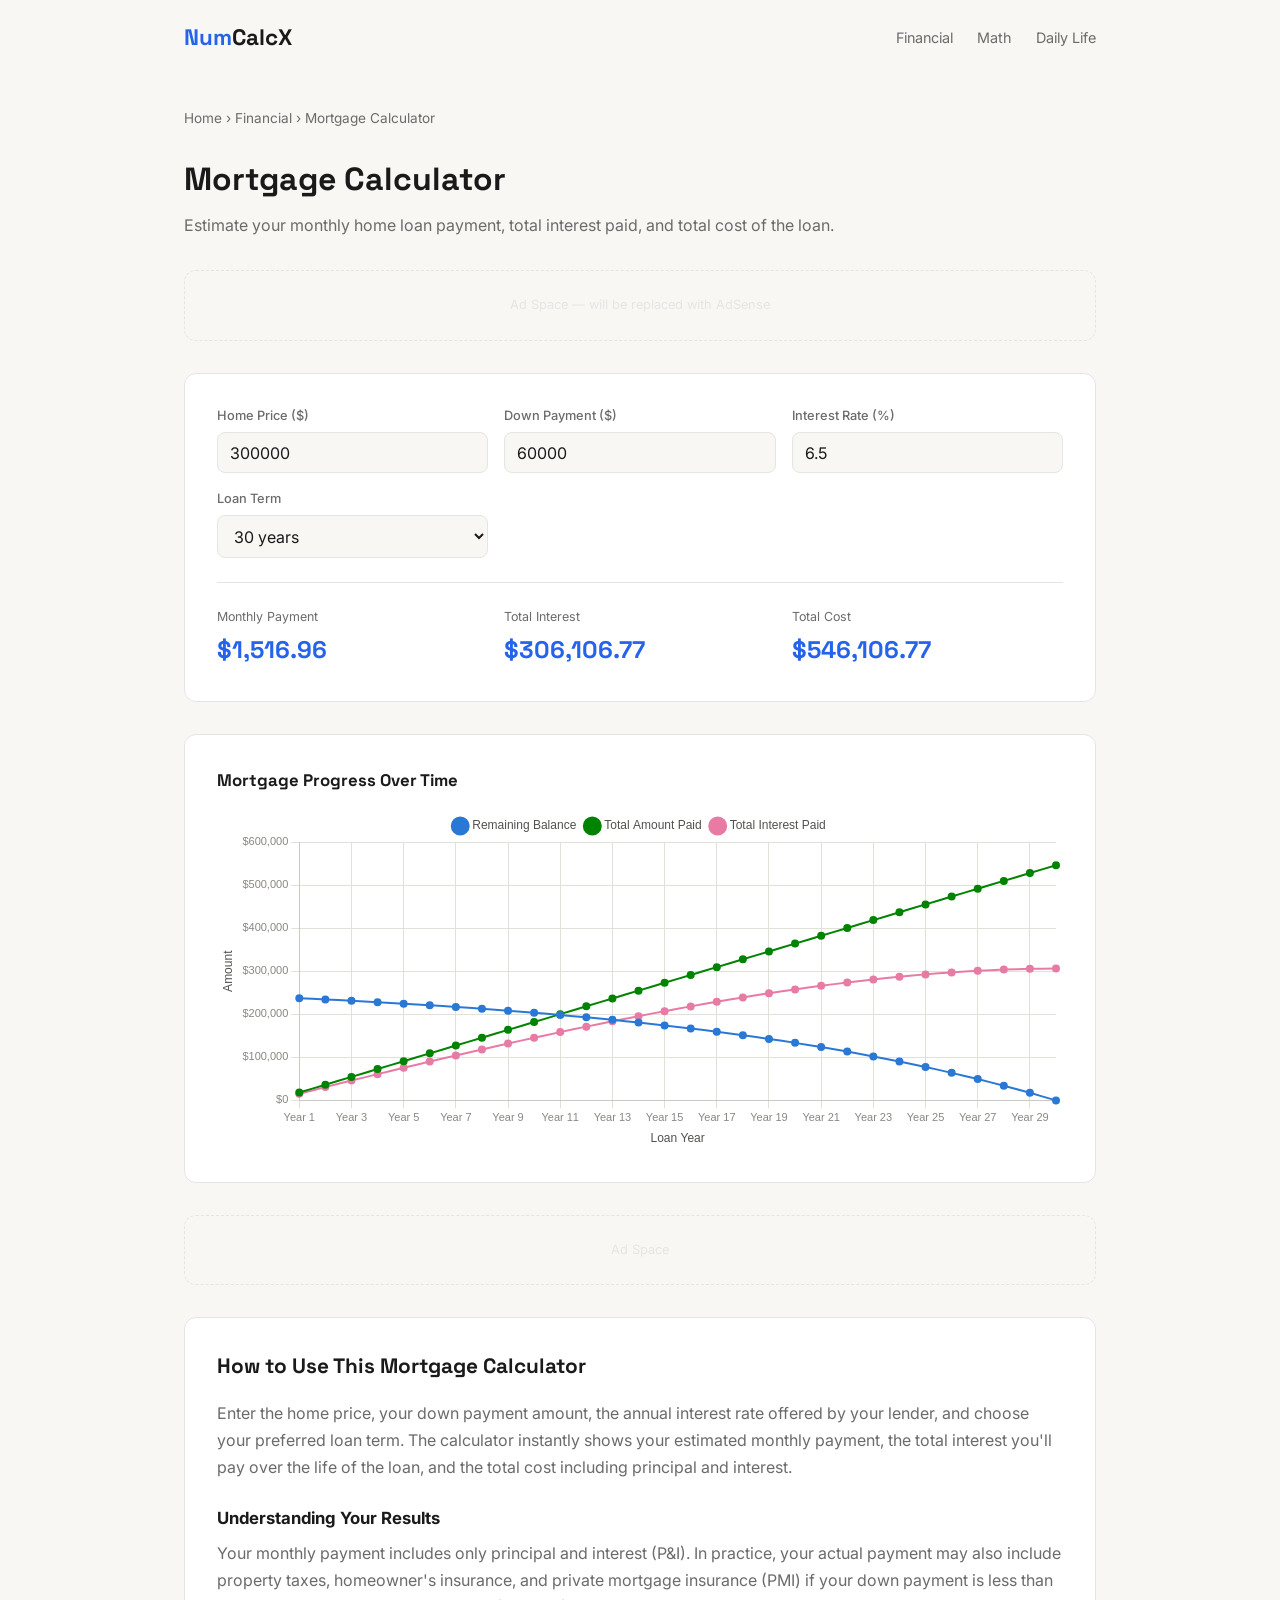
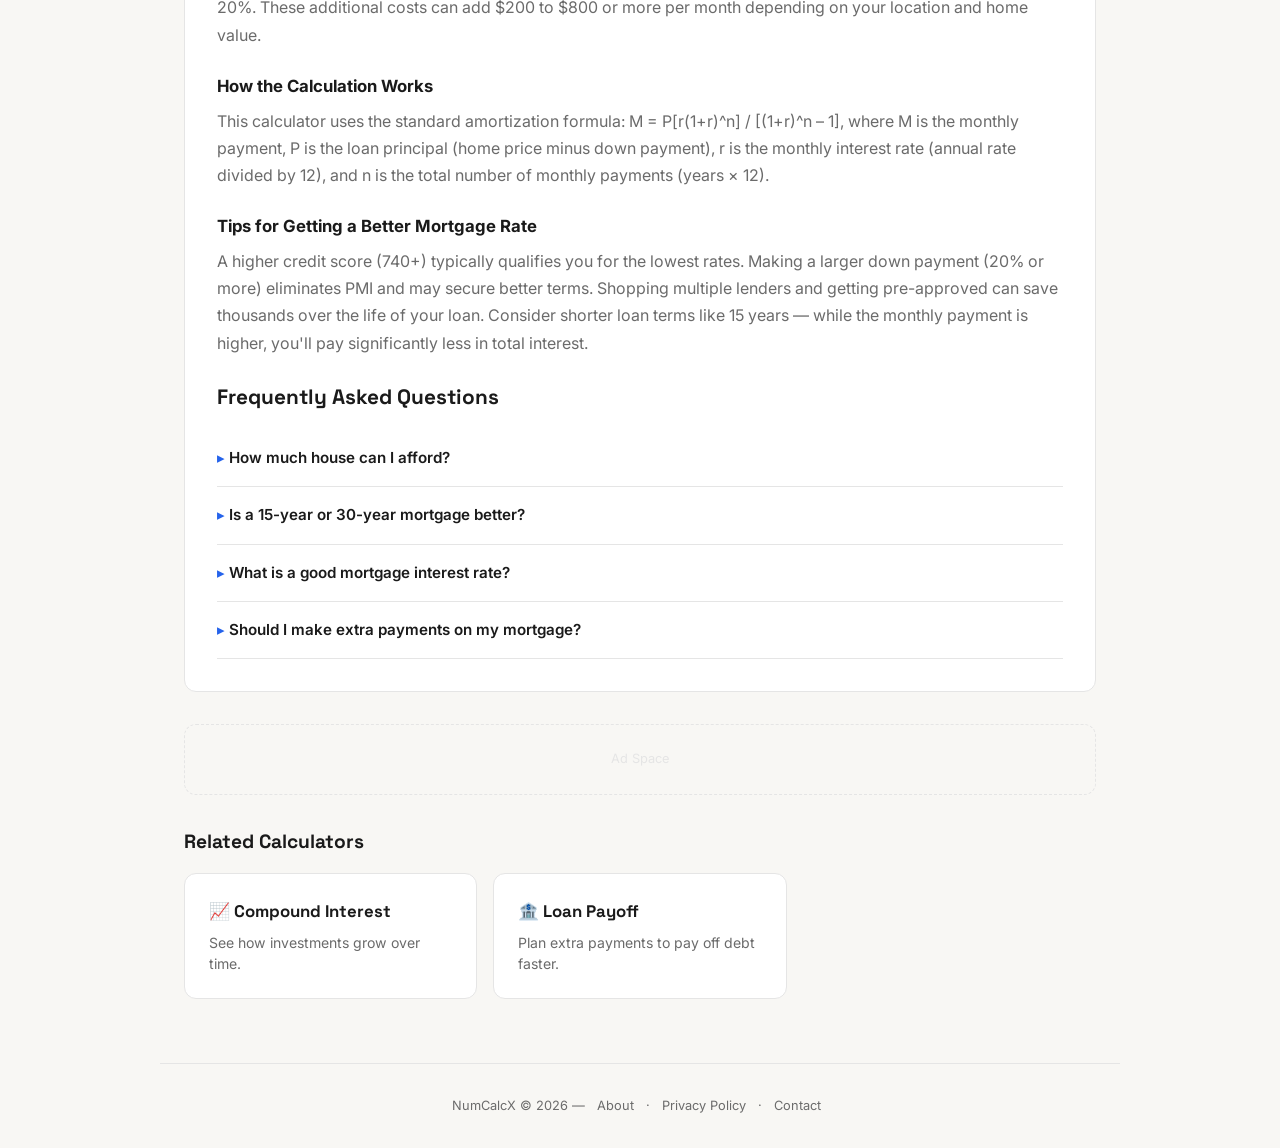
<file: calculators/financial/mortgage-calculator.html>
<!DOCTYPE html>
<html lang="en">
<head>
  <meta charset="UTF-8">
  <meta name="viewport" content="width=device-width, initial-scale=1.0">
  <title>Mortgage Calculator — Estimate Your Monthly Payment | NumCalcX</title>
  <meta name="description" content="Free mortgage calculator. Estimate your monthly payment, total interest, and see how much house you can afford. Fast and accurate.">
  <link rel="canonical" href="https://numcalcx.com/calculators/financial/mortgage-calculator.html">
  <link rel="stylesheet" href="../../css/styles.css">
</head>
<body>

  <nav>
    <a href="../../" class="logo">Num<span>CalcX</span></a>
    <div class="nav-links">
      <a href="../../#financial">Financial</a>
      <a href="../../#math">Math</a>
      <a href="../../#daily">Daily Life</a>
    </div>
  </nav>

  <div class="calc-page">

    <div class="breadcrumb">
      <a href="../../">Home</a> › <a href="../../#financial">Financial</a> › Mortgage Calculator
    </div>

    <h1>Mortgage Calculator</h1>
    <p class="subtitle">Estimate your monthly home loan payment, total interest paid, and total cost of the loan.</p>

    <!-- Ad slot 1 -->
    <div class="ad-slot">Ad Space — will be replaced with AdSense</div>

    <!-- CALCULATOR -->
    <div class="calc-box">
      <div class="calc-inputs">
        <div class="input-group">
          <label for="price">Home Price ($)</label>
          <input type="number" id="price" value="300000">
        </div>
        <div class="input-group">
          <label for="down">Down Payment ($)</label>
          <input type="number" id="down" value="60000">
        </div>
        <div class="input-group">
          <label for="rate">Interest Rate (%)</label>
          <input type="number" id="rate" value="6.5" step="0.1">
        </div>
        <div class="input-group">
          <label for="term">Loan Term</label>
          <select id="term">
            <option value="15">15 years</option>
            <option value="20">20 years</option>
            <option value="30" selected>30 years</option>
          </select>
        </div>
      </div>
      <div class="results">
        <div class="result-item">
          <span>Monthly Payment</span>
          <strong id="monthly">—</strong>
        </div>
        <div class="result-item">
          <span>Total Interest</span>
          <strong id="interest">—</strong>
        </div>
        <div class="result-item">
          <span>Total Cost</span>
          <strong id="total">—</strong>
        </div>
      </div>
    </div>

    <!-- MORTGAGE PROGRESS CHART -->
    <div class="calc-box mortgage-chart-box">
      <h3 class="mortgage-chart-title">Mortgage Progress Over Time</h3>
      <div class="mortgage-chart-wrap">
        <canvas id="mortgageChart" aria-label="Chart showing remaining loan balance, total amount paid, and total interest paid by loan year" role="img"></canvas>
      </div>
    </div>

    <!-- Ad slot 2 -->
    <div class="ad-slot">Ad Space</div>

    <!-- SEO CONTENT -->
    <div class="seo-content">
      <h2>How to Use This Mortgage Calculator</h2>
      <p>Enter the home price, your down payment amount, the annual interest rate offered by your lender, and choose your preferred loan term. The calculator instantly shows your estimated monthly payment, the total interest you'll pay over the life of the loan, and the total cost including principal and interest.</p>

      <h3>Understanding Your Results</h3>
      <p>Your monthly payment includes only principal and interest (P&I). In practice, your actual payment may also include property taxes, homeowner's insurance, and private mortgage insurance (PMI) if your down payment is less than 20%. These additional costs can add $200 to $800 or more per month depending on your location and home value.</p>

      <h3>How the Calculation Works</h3>
      <p>This calculator uses the standard amortization formula: M = P[r(1+r)^n] / [(1+r)^n – 1], where M is the monthly payment, P is the loan principal (home price minus down payment), r is the monthly interest rate (annual rate divided by 12), and n is the total number of monthly payments (years × 12).</p>

      <h3>Tips for Getting a Better Mortgage Rate</h3>
      <p>A higher credit score (740+) typically qualifies you for the lowest rates. Making a larger down payment (20% or more) eliminates PMI and may secure better terms. Shopping multiple lenders and getting pre-approved can save thousands over the life of your loan. Consider shorter loan terms like 15 years — while the monthly payment is higher, you'll pay significantly less in total interest.</p>

      <div class="faq">
        <h2>Frequently Asked Questions</h2>
        <details>
          <summary>How much house can I afford?</summary>
          <p>A common guideline is that your monthly housing costs (mortgage, taxes, insurance) should not exceed 28% of your gross monthly income. For example, if you earn $6,000/month, aim to keep total housing costs under $1,680.</p>
        </details>
        <details>
          <summary>Is a 15-year or 30-year mortgage better?</summary>
          <p>A 15-year mortgage has higher monthly payments but saves you tens of thousands in interest. A 30-year mortgage offers lower monthly payments and more flexibility. The best choice depends on your monthly budget and financial goals.</p>
        </details>
        <details>
          <summary>What is a good mortgage interest rate?</summary>
          <p>Mortgage rates fluctuate with the economy. Generally, rates between 5.5% and 7% have been common in recent years. The rate you qualify for depends on your credit score, down payment, loan type, and market conditions at the time of application.</p>
        </details>
        <details>
          <summary>Should I make extra payments on my mortgage?</summary>
          <p>Making extra payments directly reduces your principal, which can save you thousands in interest and shorten your loan term. Even one extra payment per year on a 30-year mortgage can cut several years off the loan.</p>
        </details>
      </div>
    </div>

    <!-- Ad slot 3 -->
    <div class="ad-slot">Ad Space</div>

    <!-- RELATED -->
    <div class="related">
      <h2>Related Calculators</h2>
      <div class="grid">
        <a href="#" class="card">
          <h3>📈 Compound Interest</h3>
          <p>See how investments grow over time.</p>
        </a>
        <a href="#" class="card">
          <h3>🏦 Loan Payoff</h3>
          <p>Plan extra payments to pay off debt faster.</p>
        </a>
      </div>
    </div>

  </div>

  <footer>
    <p>NumCalcX © 2026 — <a href="../../about.html">About</a> · <a href="../../privacy.html">Privacy Policy</a> · <a href="../../contact.html">Contact</a></p>
  </footer>

  <script src="../../js/common.js"></script>
  <script src="../../js/vendor/chart.umd.min.js"></script>
  <script>
    // Same amortization formula calcMortgage always used — pulled out so the
    // chart's schedule builder can reuse it instead of duplicating the math.
    function calcMonthlyPayment(principal, r, n) {
      return principal * (r * Math.pow(1 + r, n)) / (Math.pow(1 + r, n) - 1);
    }

    // Categorical colors from the site's validated data-viz palette
    // (blue / green / magenta slots — chosen in order, never eyeballed).
    // Declared before listen() below, since listen() runs calcMortgage
    // immediately on load and would hit these while still in the TDZ otherwise.
    const CHART_COLORS = {
      balance: '#2a78d6',
      paid: '#008300',
      interest: '#e87ba4'
    };

    let mortgageChart = null;

    function calcMortgage() {
      const price = val('price');
      const down = val('down');
      const rate = val('rate');
      const years = val('term');
      const principal = price - down;

      if (principal <= 0 || rate <= 0) {
        out('monthly', '$0.00');
        out('interest', '$0.00');
        out('total', '$0.00');
        updateMortgageChart([]);
        return;
      }

      const r = rate / 100 / 12;
      const n = years * 12;
      const monthly = calcMonthlyPayment(principal, r, n);
      const totalPaid = monthly * n;

      out('monthly', fmt(monthly));
      out('interest', fmt(totalPaid - principal));
      out('total', fmt(totalPaid));

      updateMortgageChart(buildAmortizationSchedule(principal, r, n, monthly, years));
    }

    listen(['price', 'down', 'rate', 'term'], calcMortgage);

    /* ═══════════════════════════════════════
       MORTGAGE PROGRESS CHART
       Builds the year-by-year schedule once per
       calculation and feeds it straight to Chart.js.
       ═══════════════════════════════════════ */
    function buildAmortizationSchedule(principal, r, n, monthly, years) {
      const schedule = [];
      let balance = principal;
      let totalPaid = 0;
      let totalInterest = 0;

      for (let month = 1; month <= n; month++) {
        const interestPortion = balance * r;
        const principalPortion = monthly - interestPortion;
        balance = Math.max(0, balance - principalPortion);
        totalPaid += monthly;
        totalInterest += interestPortion;

        if (month % 12 === 0) {
          schedule.push({
            year: month / 12,
            balance: balance,
            totalPaid: totalPaid,
            totalInterest: totalInterest
          });
        }
      }

      return schedule;
    }

    function updateMortgageChart(schedule) {
      const ctx = document.getElementById('mortgageChart');
      const data = {
        labels: schedule.map(p => 'Year ' + p.year),
        datasets: [
          {
            label: 'Remaining Balance',
            data: schedule.map(p => p.balance),
            borderColor: CHART_COLORS.balance,
            backgroundColor: CHART_COLORS.balance,
            tension: 0.3,
            pointRadius: 3,
            pointHoverRadius: 5,
            borderWidth: 2
          },
          {
            label: 'Total Amount Paid',
            data: schedule.map(p => p.totalPaid),
            borderColor: CHART_COLORS.paid,
            backgroundColor: CHART_COLORS.paid,
            tension: 0.3,
            pointRadius: 3,
            pointHoverRadius: 5,
            borderWidth: 2
          },
          {
            label: 'Total Interest Paid',
            data: schedule.map(p => p.totalInterest),
            borderColor: CHART_COLORS.interest,
            backgroundColor: CHART_COLORS.interest,
            tension: 0.3,
            pointRadius: 3,
            pointHoverRadius: 5,
            borderWidth: 2
          }
        ]
      };

      const options = {
        responsive: true,
        maintainAspectRatio: false,
        animation: { duration: 500, easing: 'easeOutQuart' },
        interaction: { mode: 'index', intersect: false },
        plugins: {
          legend: {
            position: 'top',
            labels: { boxWidth: 12, usePointStyle: true, color: '#52514e', font: { size: 12 } }
          },
          tooltip: {
            callbacks: {
              title: (items) => items.length ? 'Loan ' + items[0].label : '',
              label: (item) => item.dataset.label + ': ' + fmt(item.raw)
            }
          }
        },
        scales: {
          x: {
            title: { display: true, text: 'Loan Year', color: '#52514e' },
            ticks: { autoSkip: true, maxRotation: 0, color: '#898781', font: { size: 11 } },
            grid: { color: '#e1e0d9' }
          },
          y: {
            title: { display: true, text: 'Amount', color: '#52514e' },
            ticks: {
              color: '#898781',
              font: { size: 11 },
              callback: (value) => '$' + fmtNum(value, 0)
            },
            grid: { color: '#e1e0d9' }
          }
        }
      };

      if (mortgageChart) {
        mortgageChart.data = data;
        mortgageChart.options = options;
        mortgageChart.update();
      } else {
        mortgageChart = new Chart(ctx, { type: 'line', data, options });
      }
    }
  </script>

  <!-- Cloudflare Web Analytics -->
  <script type='module' src='https://static.cloudflareinsights.com/beacon.min.js' data-cf-beacon='{"token": "786a42c007de480bbeeb7cb9413382cb"}'></script>
</body>
</html>
</file>
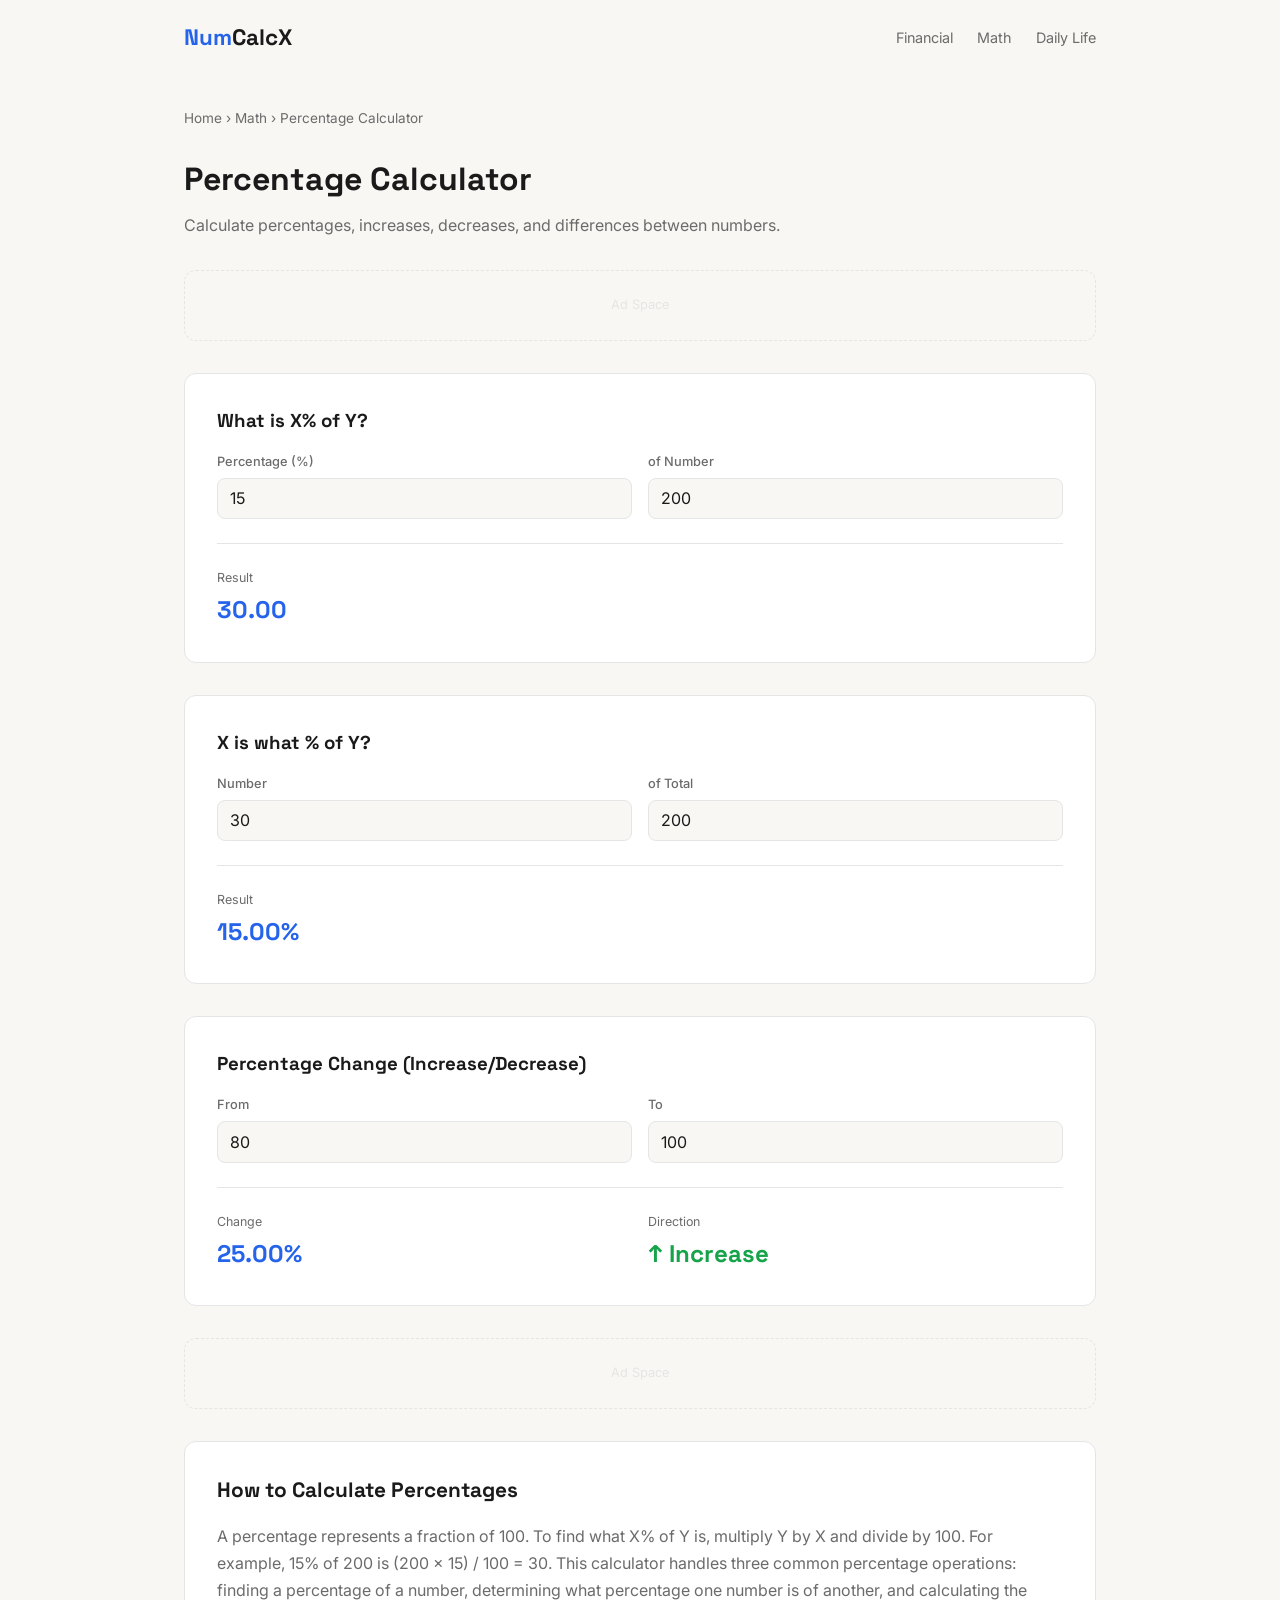
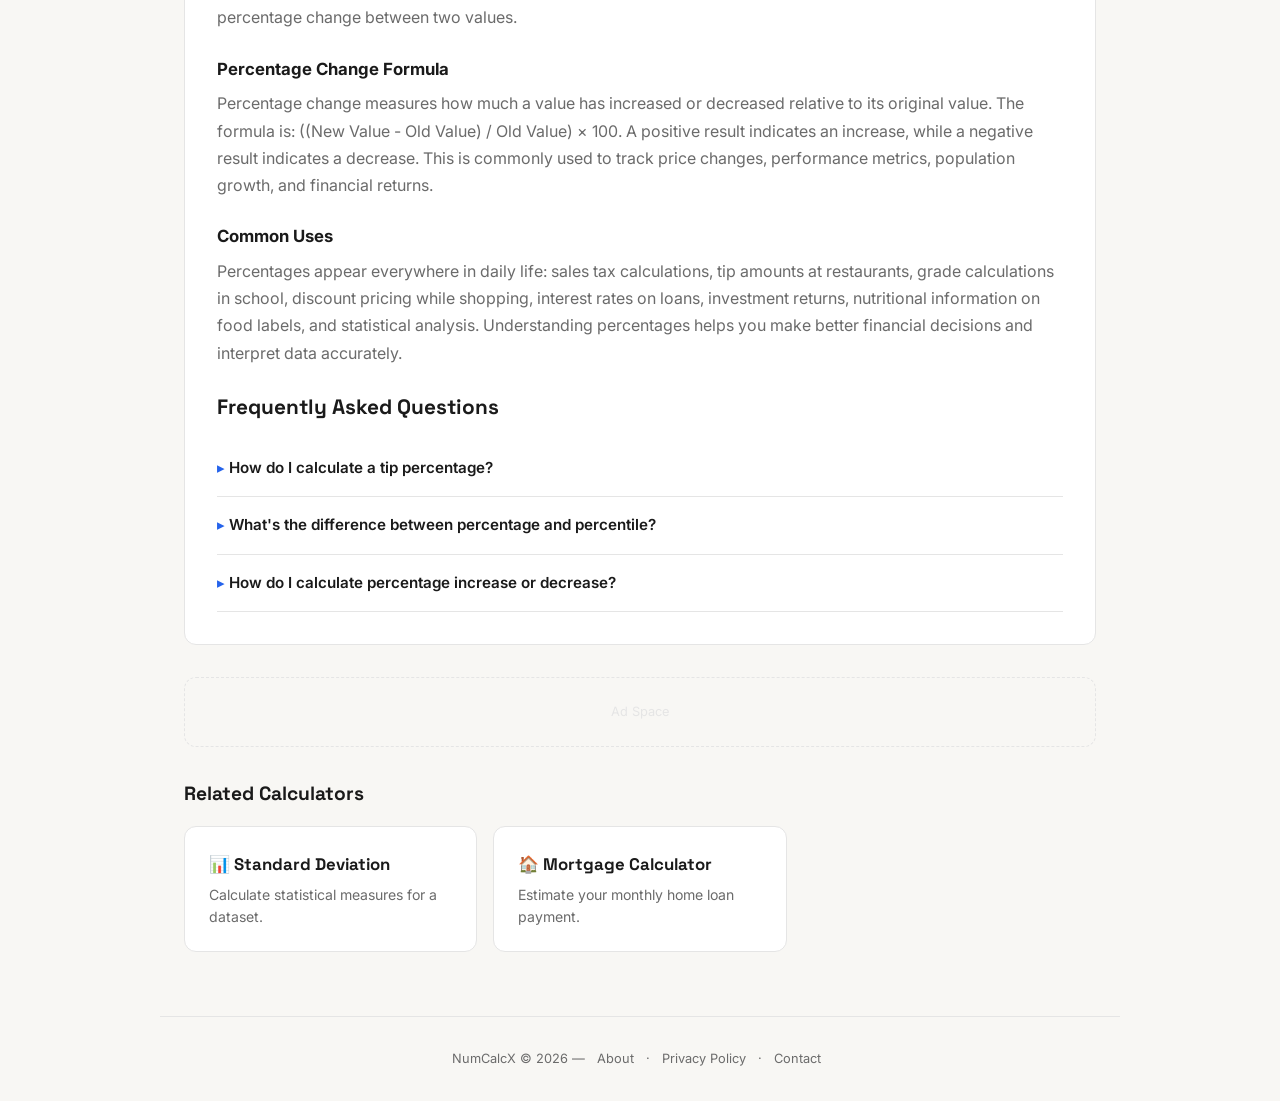
<file: calculators/math/percentage-calculator.html>
<!DOCTYPE html>
<html lang="en">
<head>
  <meta charset="UTF-8">
  <meta name="viewport" content="width=device-width, initial-scale=1.0">
  <title>Percentage Calculator — Calculate %, Increase & Decrease | NumCalcX</title>
  <meta name="description" content="Free percentage calculator. Find percentages, calculate percentage increase or decrease, and percentage difference between two numbers.">
  <link rel="canonical" href="https://numcalcx.com/calculators/math/percentage-calculator.html">
  <link rel="stylesheet" href="../../css/styles.css">
</head>
<body>

  <nav>
    <a href="../../" class="logo">Num<span>CalcX</span></a>
    <div class="nav-links">
      <a href="../../#financial">Financial</a>
      <a href="../../#math">Math</a>
      <a href="../../#daily">Daily Life</a>
    </div>
  </nav>

  <div class="calc-page">

    <div class="breadcrumb">
      <a href="../../">Home</a> › <a href="../../#math">Math</a> › Percentage Calculator
    </div>

    <h1>Percentage Calculator</h1>
    <p class="subtitle">Calculate percentages, increases, decreases, and differences between numbers.</p>

    <div class="ad-slot">Ad Space</div>

    <!-- CALC 1: What is X% of Y? -->
    <div class="calc-box">
      <h3 style="margin-bottom:1rem; font-family:'Space Grotesk',sans-serif;">What is X% of Y?</h3>
      <div class="calc-inputs">
        <div class="input-group">
          <label for="pct1">Percentage (%)</label>
          <input type="number" id="pct1" value="15">
        </div>
        <div class="input-group">
          <label for="num1">of Number</label>
          <input type="number" id="num1" value="200">
        </div>
      </div>
      <div class="results">
        <div class="result-item">
          <span>Result</span>
          <strong id="res1">—</strong>
        </div>
      </div>
    </div>

    <!-- CALC 2: X is what % of Y? -->
    <div class="calc-box">
      <h3 style="margin-bottom:1rem; font-family:'Space Grotesk',sans-serif;">X is what % of Y?</h3>
      <div class="calc-inputs">
        <div class="input-group">
          <label for="num2a">Number</label>
          <input type="number" id="num2a" value="30">
        </div>
        <div class="input-group">
          <label for="num2b">of Total</label>
          <input type="number" id="num2b" value="200">
        </div>
      </div>
      <div class="results">
        <div class="result-item">
          <span>Result</span>
          <strong id="res2">—</strong>
        </div>
      </div>
    </div>

    <!-- CALC 3: Percentage change -->
    <div class="calc-box">
      <h3 style="margin-bottom:1rem; font-family:'Space Grotesk',sans-serif;">Percentage Change (Increase/Decrease)</h3>
      <div class="calc-inputs">
        <div class="input-group">
          <label for="from3">From</label>
          <input type="number" id="from3" value="80">
        </div>
        <div class="input-group">
          <label for="to3">To</label>
          <input type="number" id="to3" value="100">
        </div>
      </div>
      <div class="results">
        <div class="result-item">
          <span>Change</span>
          <strong id="res3">—</strong>
        </div>
        <div class="result-item">
          <span>Direction</span>
          <strong id="dir3">—</strong>
        </div>
      </div>
    </div>

    <div class="ad-slot">Ad Space</div>

    <!-- SEO CONTENT -->
    <div class="seo-content">
      <h2>How to Calculate Percentages</h2>
      <p>A percentage represents a fraction of 100. To find what X% of Y is, multiply Y by X and divide by 100. For example, 15% of 200 is (200 × 15) / 100 = 30. This calculator handles three common percentage operations: finding a percentage of a number, determining what percentage one number is of another, and calculating the percentage change between two values.</p>

      <h3>Percentage Change Formula</h3>
      <p>Percentage change measures how much a value has increased or decreased relative to its original value. The formula is: ((New Value - Old Value) / Old Value) × 100. A positive result indicates an increase, while a negative result indicates a decrease. This is commonly used to track price changes, performance metrics, population growth, and financial returns.</p>

      <h3>Common Uses</h3>
      <p>Percentages appear everywhere in daily life: sales tax calculations, tip amounts at restaurants, grade calculations in school, discount pricing while shopping, interest rates on loans, investment returns, nutritional information on food labels, and statistical analysis. Understanding percentages helps you make better financial decisions and interpret data accurately.</p>

      <div class="faq">
        <h2>Frequently Asked Questions</h2>
        <details>
          <summary>How do I calculate a tip percentage?</summary>
          <p>To calculate a tip, multiply the bill amount by the tip percentage and divide by 100. For a 20% tip on a $50 bill: (50 × 20) / 100 = $10. Use the "What is X% of Y?" calculator above.</p>
        </details>
        <details>
          <summary>What's the difference between percentage and percentile?</summary>
          <p>A percentage is a fraction of 100 (e.g., 85% on a test means 85 out of 100). A percentile indicates your rank relative to others (e.g., the 90th percentile means you scored higher than 90% of test takers).</p>
        </details>
        <details>
          <summary>How do I calculate percentage increase or decrease?</summary>
          <p>Use the formula: ((new value - old value) / old value) × 100. If a product went from $80 to $100, the increase is ((100-80)/80) × 100 = 25% increase.</p>
        </details>
      </div>
    </div>

    <div class="ad-slot">Ad Space</div>

    <div class="related">
      <h2>Related Calculators</h2>
      <div class="grid">
        <a href="#" class="card">
          <h3>📊 Standard Deviation</h3>
          <p>Calculate statistical measures for a dataset.</p>
        </a>
        <a href="../financial/mortgage-calculator.html" class="card">
          <h3>🏠 Mortgage Calculator</h3>
          <p>Estimate your monthly home loan payment.</p>
        </a>
      </div>
    </div>

  </div>

  <footer>
    <p>NumCalcX © 2026 — <a href="../../about.html">About</a> · <a href="../../privacy.html">Privacy Policy</a> · <a href="../../contact.html">Contact</a></p>
  </footer>

  <script src="../../js/common.js"></script>
  <script>
    // Calc 1: What is X% of Y?
    function calc1() {
      const pct = val('pct1');
      const num = val('num1');
      out('res1', fmtNum(num * pct / 100, 2));
    }
    listen(['pct1', 'num1'], calc1);

    // Calc 2: X is what % of Y?
    function calc2() {
      const num = val('num2a');
      const total = val('num2b');
      if (total === 0) { out('res2', '—'); return; }
      out('res2', fmtNum(num / total * 100, 2) + '%');
    }
    listen(['num2a', 'num2b'], calc2);

    // Calc 3: Percentage change
    function calc3() {
      const from = val('from3');
      const to = val('to3');
      if (from === 0) { out('res3', '—'); out('dir3', '—'); return; }
      const change = ((to - from) / from) * 100;
      out('res3', fmtNum(Math.abs(change), 2) + '%');
      out('dir3', change >= 0 ? '↑ Increase' : '↓ Decrease');
      document.getElementById('dir3').style.color = change >= 0 ? 'var(--green)' : 'var(--red)';
    }
    listen(['from3', 'to3'], calc3);
  </script>

  <!-- Cloudflare Web Analytics -->
  <script type='module' src='https://static.cloudflareinsights.com/beacon.min.js' data-cf-beacon='{"token": "786a42c007de480bbeeb7cb9413382cb"}'></script>
</body>
</html>
</file>
<file: css/styles.css>
@import url('https://fonts.googleapis.com/css2?family=Inter:wght@400;500;600;700&family=Space+Grotesk:wght@500;700&display=swap');

/* ═══════════════════════════════════════
   VARIABLES — cambia estos para cambiar
   toda la apariencia del sitio
   ═══════════════════════════════════════ */
:root {
  --bg: #f8f7f4;
  --surface: #ffffff;
  --text: #1a1a1a;
  --text-muted: #6b6b6b;
  --accent: #2563eb;
  --accent-light: #dbeafe;
  --border: #e5e5e5;
  --green: #16a34a;
  --green-light: #dcfce7;
  --yellow: #a16207;
  --yellow-light: #fef3c7;
  --red: #dc2626;
  --red-light: #fee2e2;
  --purple: #7c3aed;
  --purple-light: #ede9fe;
  --radius: 12px;
  --max-width: 960px;
}

/* ═══════════════════════════════════════
   RESET Y BASE
   ═══════════════════════════════════════ */
* { margin: 0; padding: 0; box-sizing: border-box; }

body {
  font-family: 'Inter', system-ui, sans-serif;
  background: var(--bg);
  color: var(--text);
  line-height: 1.6;
}

a { color: var(--accent); text-decoration: none; }
a:hover { text-decoration: underline; }

/* ═══════════════════════════════════════
   NAV
   ═══════════════════════════════════════ */
nav {
  display: flex;
  justify-content: space-between;
  align-items: center;
  max-width: var(--max-width);
  margin: 0 auto;
  padding: 1.25rem 1.5rem;
}

.logo {
  font-family: 'Space Grotesk', sans-serif;
  font-weight: 700;
  font-size: 1.4rem;
  color: var(--accent);
  text-decoration: none;
}
.logo span { color: var(--text); }

.nav-links { display: flex; gap: 1.5rem; }
.nav-links a {
  color: var(--text-muted);
  font-size: 0.9rem;
  text-decoration: none;
}
.nav-links a:hover { color: var(--text); }

/* ═══════════════════════════════════════
   HERO (solo home)
   ═══════════════════════════════════════ */
.hero {
  max-width: var(--max-width);
  margin: 0 auto;
  padding: 4rem 1.5rem 3rem;
  text-align: center;
}

.hero h1 {
  font-family: 'Space Grotesk', sans-serif;
  font-size: clamp(2rem, 5vw, 3rem);
  font-weight: 700;
  line-height: 1.15;
  margin-bottom: 1rem;
}

.hero p {
  color: var(--text-muted);
  font-size: 1.1rem;
  max-width: 540px;
  margin: 0 auto;
}

.badge {
  display: inline-block;
  background: var(--accent-light);
  color: var(--accent);
  font-size: 0.8rem;
  font-weight: 600;
  padding: 0.3rem 0.75rem;
  border-radius: 100px;
  margin-bottom: 1.25rem;
}

/* ═══════════════════════════════════════
   SECCIONES
   ═══════════════════════════════════════ */
.section {
  max-width: var(--max-width);
  margin: 0 auto;
  padding: 1rem 1.5rem 3rem;
}

.section-title {
  font-family: 'Space Grotesk', sans-serif;
  font-size: 1.4rem;
  margin-bottom: 0.25rem;
}

.section-subtitle {
  color: var(--text-muted);
  font-size: 0.95rem;
  margin-bottom: 1.25rem;
}

/* ═══════════════════════════════════════
   GRID DE CARDS
   ═══════════════════════════════════════ */
.grid {
  display: grid;
  grid-template-columns: repeat(auto-fill, minmax(260px, 1fr));
  gap: 1rem;
}

.card {
  background: var(--surface);
  border: 1px solid var(--border);
  border-radius: var(--radius);
  padding: 1.5rem;
  transition: box-shadow 0.2s, transform 0.2s;
  text-decoration: none;
  color: inherit;
  display: block;
}

.card:hover {
  box-shadow: 0 4px 20px rgba(0,0,0,0.06);
  transform: translateY(-2px);
  text-decoration: none;
}

.card-icon {
  width: 40px;
  height: 40px;
  border-radius: 10px;
  display: flex;
  align-items: center;
  justify-content: center;
  font-size: 1.2rem;
  margin-bottom: 0.75rem;
}

.card h3 {
  font-family: 'Space Grotesk', sans-serif;
  font-size: 1.05rem;
  margin-bottom: 0.4rem;
}

.card p {
  color: var(--text-muted);
  font-size: 0.88rem;
  line-height: 1.5;
}

.tag {
  display: inline-block;
  font-size: 0.7rem;
  font-weight: 600;
  padding: 0.2rem 0.5rem;
  border-radius: 6px;
  margin-top: 0.75rem;
}

.tag-live { background: var(--green-light); color: var(--green); }
.tag-soon { background: var(--yellow-light); color: var(--yellow); }

/* ═══════════════════════════════════════
   PÁGINA DE CALCULADORA
   ═══════════════════════════════════════ */
.calc-page {
  max-width: var(--max-width);
  margin: 0 auto;
  padding: 2rem 1.5rem 4rem;
}

.calc-page h1 {
  font-family: 'Space Grotesk', sans-serif;
  font-size: clamp(1.5rem, 4vw, 2rem);
  margin-bottom: 0.5rem;
}

.calc-page .subtitle {
  color: var(--text-muted);
  font-size: 1rem;
  margin-bottom: 2rem;
}

.breadcrumb {
  font-size: 0.85rem;
  color: var(--text-muted);
  margin-bottom: 1.5rem;
}
.breadcrumb a { color: var(--text-muted); }
.breadcrumb a:hover { color: var(--accent); }

/* Calculator box */
.calc-box {
  background: var(--surface);
  border: 1px solid var(--border);
  border-radius: var(--radius);
  padding: 2rem;
  margin-bottom: 2rem;
}

.calc-inputs {
  display: grid;
  grid-template-columns: repeat(auto-fit, minmax(200px, 1fr));
  gap: 1rem;
  margin-bottom: 1.5rem;
}

.input-group label {
  display: block;
  font-size: 0.8rem;
  font-weight: 500;
  color: var(--text-muted);
  margin-bottom: 0.35rem;
}

.input-group input,
.input-group select {
  width: 100%;
  padding: 0.6rem 0.75rem;
  border: 1px solid var(--border);
  border-radius: 8px;
  font-size: 1rem;
  font-family: inherit;
  background: var(--bg);
  color: var(--text);
  outline: none;
  transition: border-color 0.15s;
}

.input-group input:focus,
.input-group select:focus {
  border-color: var(--accent);
}

.results {
  display: grid;
  grid-template-columns: repeat(auto-fit, minmax(180px, 1fr));
  gap: 1rem;
  padding-top: 1.5rem;
  border-top: 1px solid var(--border);
}

.result-item span {
  display: block;
  font-size: 0.78rem;
  color: var(--text-muted);
  margin-bottom: 0.2rem;
}

.result-item strong {
  font-family: 'Space Grotesk', sans-serif;
  font-size: 1.5rem;
  color: var(--accent);
}

/* ═══════════════════════════════════════
   CONTENIDO SEO
   ═══════════════════════════════════════ */
.seo-content {
  background: var(--surface);
  border: 1px solid var(--border);
  border-radius: var(--radius);
  padding: 2rem;
  margin-bottom: 2rem;
}

.seo-content h2 {
  font-family: 'Space Grotesk', sans-serif;
  font-size: 1.3rem;
  margin-bottom: 1rem;
}

.seo-content p {
  color: var(--text-muted);
  margin-bottom: 1rem;
  line-height: 1.7;
}

.seo-content h3 {
  font-size: 1.05rem;
  margin: 1.5rem 0 0.5rem;
}

/* FAQ */
.faq { margin-top: 1.5rem; }

.faq details {
  border-bottom: 1px solid var(--border);
  padding: 1rem 0;
}

.faq summary {
  font-weight: 600;
  font-size: 0.95rem;
  cursor: pointer;
  list-style: none;
}

.faq summary::before {
  content: '▸ ';
  color: var(--accent);
}

.faq details[open] summary::before { content: '▾ '; }

.faq details p {
  margin-top: 0.5rem;
  color: var(--text-muted);
  font-size: 0.9rem;
}

/* ═══════════════════════════════════════
   AD SLOTS — placeholder hasta AdSense
   ═══════════════════════════════════════ */
.ad-slot {
  background: var(--bg);
  border: 1px dashed var(--border);
  border-radius: var(--radius);
  padding: 1.5rem;
  text-align: center;
  color: var(--border);
  font-size: 0.8rem;
  margin-bottom: 2rem;
}

/* ═══════════════════════════════════════
   RELATED CALCULATORS
   ═══════════════════════════════════════ */
.related {
  margin-top: 2rem;
}

.related h2 {
  font-family: 'Space Grotesk', sans-serif;
  font-size: 1.2rem;
  margin-bottom: 1rem;
}

/* ═══════════════════════════════════════
   PÁGINAS DE TEXTO (About, Privacy, etc)
   ═══════════════════════════════════════ */
.text-page {
  max-width: 720px;
  margin: 0 auto;
  padding: 2rem 1.5rem 4rem;
}

.text-page h1 {
  font-family: 'Space Grotesk', sans-serif;
  font-size: 2rem;
  margin-bottom: 1rem;
}

.text-page h2 {
  font-size: 1.2rem;
  margin: 2rem 0 0.5rem;
}

.text-page p, .text-page li {
  color: var(--text-muted);
  line-height: 1.7;
  margin-bottom: 0.75rem;
}

/* ═══════════════════════════════════════
   FOOTER
   ═══════════════════════════════════════ */
footer {
  text-align: center;
  padding: 2rem 1.5rem;
  color: var(--text-muted);
  font-size: 0.8rem;
  border-top: 1px solid var(--border);
  max-width: var(--max-width);
  margin: 0 auto;
}

footer a {
  color: var(--text-muted);
  margin: 0 0.5rem;
}

/* ═══════════════════════════════════════
   SCIENTIFIC CALCULATOR (HOME)
   ═══════════════════════════════════════ */
.sci-calc-layout {
  display: flex;
  flex-wrap: wrap;
  gap: 1rem;
  align-items: flex-start;
  justify-content: center;
}

.sci-calc {
  width: 100%;
  max-width: 480px;
  margin: 0 auto;
  background: var(--surface);
  border: 1px solid var(--border);
  border-radius: var(--radius);
  padding: 1.1rem 1.25rem;
  box-shadow: 0 4px 20px rgba(0,0,0,0.06);
}

.sci-calc-save-btn {
  width: 100%;
  margin-top: 0.6rem;
  padding: 0.65rem;
  border: none;
  border-radius: 10px;
  background: var(--accent-light);
  color: var(--accent);
  font-family: 'Inter', sans-serif;
  font-weight: 600;
  font-size: 0.9rem;
  cursor: pointer;
  box-shadow: 0 1px 2px rgba(0,0,0,0.05);
  transition: transform 0.12s ease, box-shadow 0.12s ease, filter 0.12s ease;
}

.sci-calc-save-btn:hover {
  transform: translateY(-2px);
  box-shadow: 0 4px 10px rgba(0,0,0,0.08);
}

.sci-calc-save-btn:active {
  transform: scale(0.97);
}

/* ═══════════════════════════════════════
   HISTORY & MEMORY PANEL
   ═══════════════════════════════════════ */
.sci-history {
  width: 300px;
  max-width: 100%;
  flex-shrink: 0;
  background: var(--surface);
  border: 1px solid var(--border);
  border-radius: var(--radius);
  padding: 1.1rem;
  box-shadow: 0 4px 20px rgba(0,0,0,0.06);
  display: flex;
  flex-direction: column;
}

.sci-history-header {
  display: flex;
  align-items: center;
  justify-content: space-between;
  margin-bottom: 0.75rem;
}

.sci-history-header h3 {
  font-family: 'Space Grotesk', sans-serif;
  font-size: 1rem;
}

.sci-history-clear {
  border: none;
  background: var(--red-light);
  color: var(--red);
  font-size: 0.75rem;
  font-weight: 600;
  padding: 0.3rem 0.6rem;
  border-radius: 8px;
  cursor: pointer;
  transition: filter 0.12s ease;
}

.sci-history-clear:hover {
  filter: brightness(0.95);
}

.sci-history-list {
  list-style: none;
  display: flex;
  flex-direction: column;
  gap: 0.4rem;
  max-height: 420px;
  overflow-y: auto;
  transition: opacity 0.18s ease;
}

.sci-history-list--clearing {
  opacity: 0;
}

.sci-history-item {
  background: var(--bg);
  border: 1px solid var(--border);
  border-radius: 8px;
  padding: 0.55rem 0.7rem;
  font-size: 0.85rem;
  color: var(--text);
  cursor: pointer;
  word-break: break-word;
  transition: transform 0.12s ease, box-shadow 0.12s ease, border-color 0.12s ease;
  animation: sci-history-in 0.22s ease both;
}

.sci-history-item:hover {
  transform: translateY(-1px);
  box-shadow: 0 2px 8px rgba(0,0,0,0.06);
  border-color: var(--accent);
}

.sci-history-item:focus-visible {
  outline: 2px solid var(--accent);
  outline-offset: 2px;
}

.sci-history-empty {
  color: var(--text-muted);
  font-size: 0.85rem;
  text-align: center;
  padding: 1rem 0;
}

@keyframes sci-history-in {
  from { opacity: 0; transform: translateY(-6px); }
  to { opacity: 1; transform: translateY(0); }
}

.sci-calc-display {
  background: var(--bg);
  border: 1px solid var(--border);
  border-radius: 10px;
  padding: 0.7rem 1.1rem;
  margin-bottom: 0.65rem;
  text-align: right;
  overflow: hidden;
}

.sci-calc-expr {
  font-family: 'Space Grotesk', sans-serif;
  font-size: clamp(1.2rem, 5vw, 1.6rem);
  font-weight: 700;
  color: var(--text);
  min-height: 1.6rem;
  overflow-wrap: break-word;
}

.sci-calc-preview {
  font-size: 0.8rem;
  color: var(--text-muted);
  min-height: 1rem;
  margin-top: 0.2rem;
}

.sci-calc-grid {
  display: grid;
  grid-template-columns: repeat(4, 1fr);
  gap: 0.4rem;
}

.sci-btn {
  border: none;
  border-radius: 10px;
  background: var(--bg);
  color: var(--text);
  font-family: 'Inter', sans-serif;
  font-size: 1rem;
  font-weight: 600;
  aspect-ratio: 2.4 / 1;
  display: flex;
  align-items: center;
  justify-content: center;
  cursor: pointer;
  box-shadow: 0 1px 2px rgba(0,0,0,0.05);
  transition: transform 0.12s ease, box-shadow 0.12s ease, filter 0.12s ease;
}

.sci-btn:hover {
  transform: translateY(-2px);
  box-shadow: 0 4px 10px rgba(0,0,0,0.08);
}

.sci-btn:active {
  transform: scale(0.94);
  box-shadow: 0 1px 2px rgba(0,0,0,0.05);
}

.sci-btn--func {
  background: var(--purple-light);
  color: var(--purple);
  font-size: 0.8rem;
}

.sci-btn--op {
  background: var(--accent-light);
  color: var(--accent);
  font-size: 1.1rem;
}

.sci-btn--clear {
  background: var(--red-light);
  color: var(--red);
}

.sci-btn--del {
  background: var(--yellow-light);
  color: var(--yellow);
}

.sci-btn--equals {
  background: var(--accent);
  color: #fff;
  font-size: 1.2rem;
}

.sci-btn--equals:hover {
  filter: brightness(1.08);
}

/* ═══════════════════════════════════════
   MORTGAGE PROGRESS CHART
   ═══════════════════════════════════════ */
.mortgage-chart-title {
  font-family: 'Space Grotesk', sans-serif;
  font-size: 1.05rem;
  margin-bottom: 1rem;
}

.mortgage-chart-wrap {
  position: relative;
  width: 100%;
  height: 340px;
}

/* ═══════════════════════════════════════
   RESPONSIVE
   ═══════════════════════════════════════ */
@media (max-width: 600px) {
  .nav-links { gap: 0.75rem; }
  .nav-links a { font-size: 0.8rem; }
  .calc-box { padding: 1.25rem; }
  .mortgage-chart-wrap { height: 260px; }
  .result-item strong { font-size: 1.2rem; }
  .hero { padding: 2.5rem 1.5rem 2rem; }
  .sci-calc { padding: 1rem; }
  .sci-calc-grid { gap: 0.35rem; }
  .sci-btn { font-size: 0.9rem; }
  .sci-btn--func { font-size: 0.68rem; }
  .sci-history { width: 100%; }
  .sci-history-list { max-height: 320px; }
}
</file>
